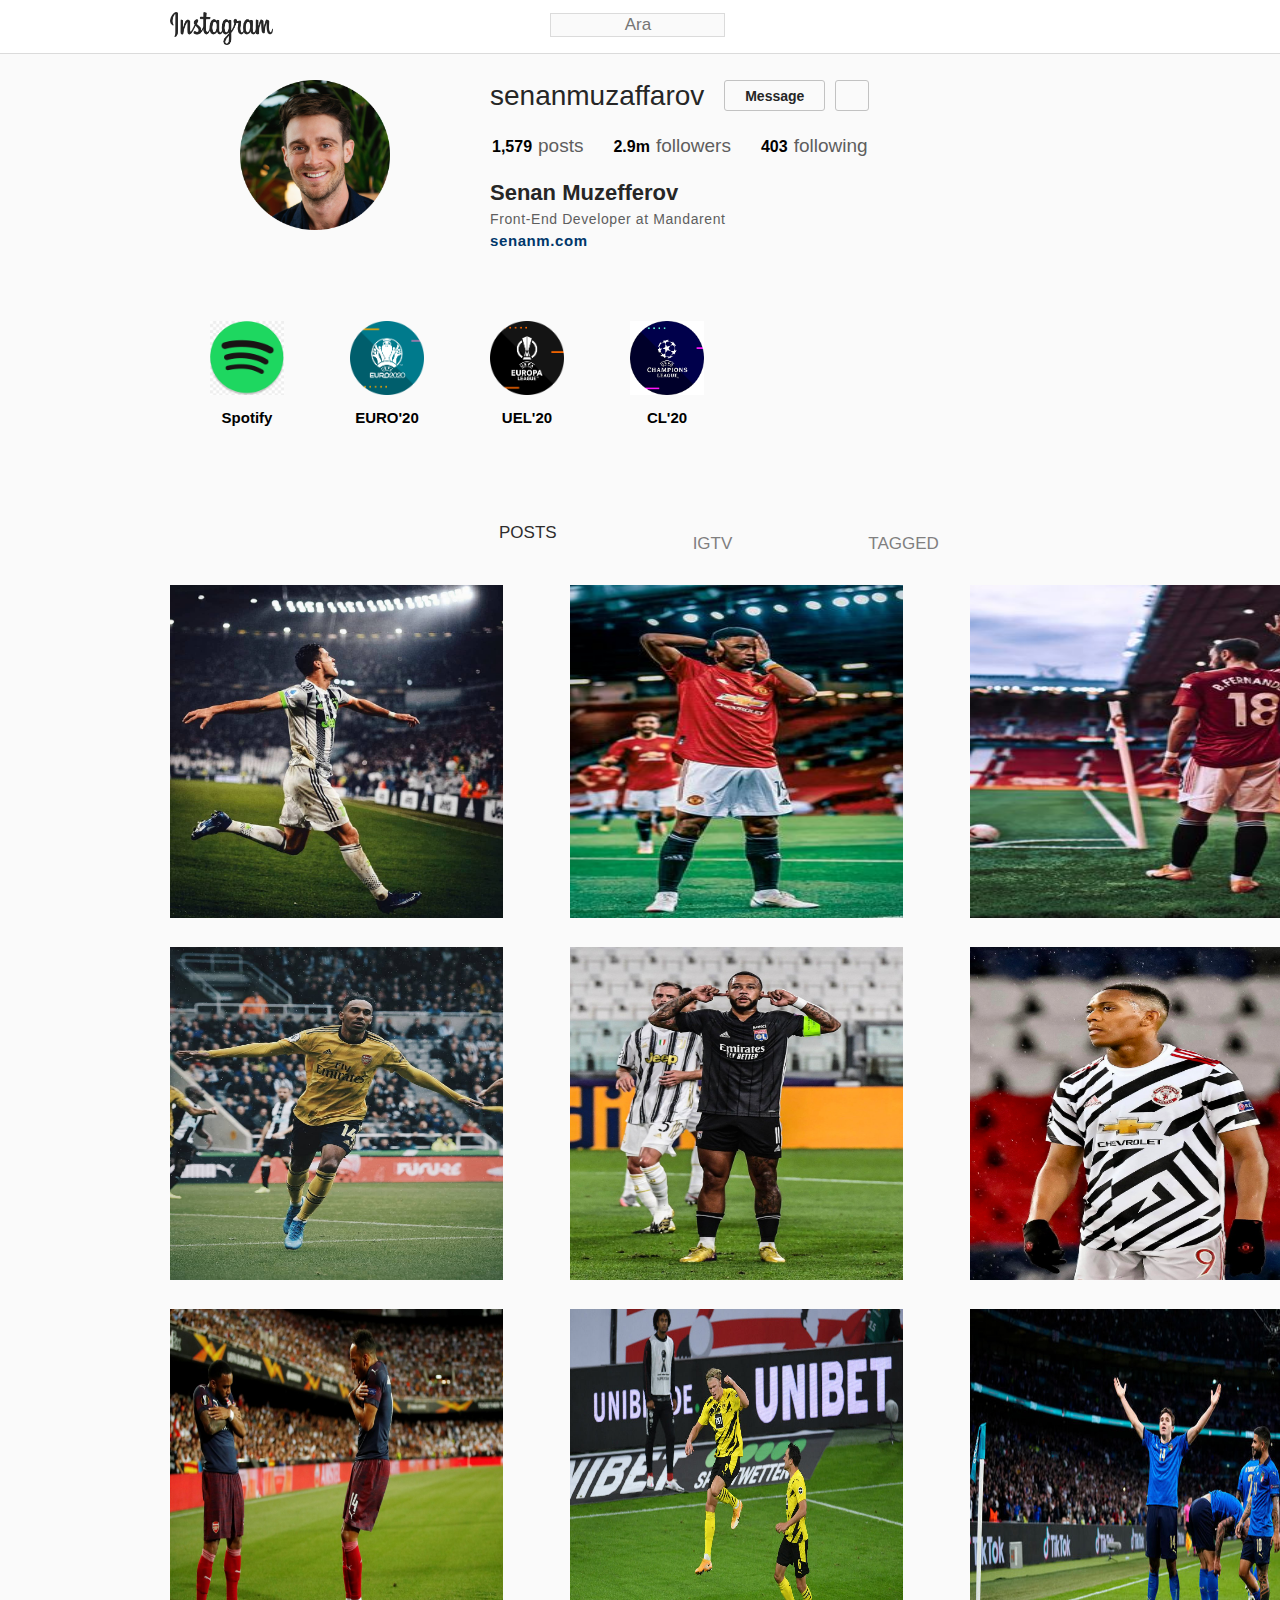
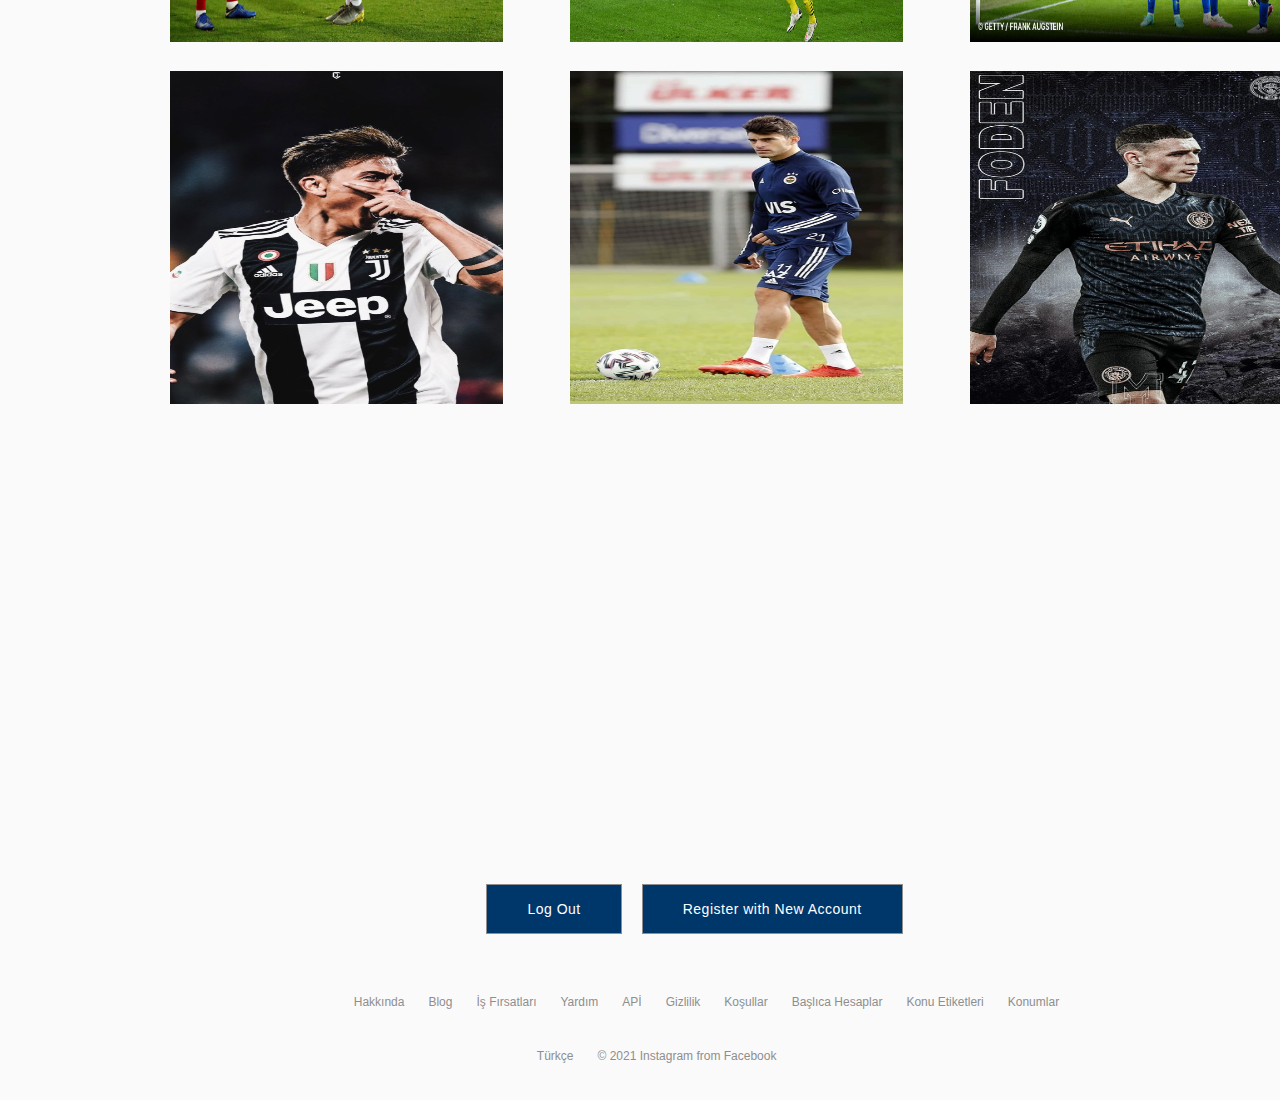
<file: INSTAGRAM CLONE/index.html>
<!DOCTYPE html>
<html lang="en">
<head>
    <meta charset="UTF-8">
    <meta http-equiv="X-UA-Compatible" content="IE=edge">
    <meta name="viewport" content="width=device-width, initial-scale=1.0">
    <title>Instagram Clone</title>
    <link rel="stylesheet" href="https://pro.fontawesome.com/releases/v5.10.0/css/all.css" integrity="sha384-AYmEC3Yw5cVb3ZcuHtOA93w35dYTsvhLPVnYs9eStHfGJvOvKxVfELGroGkvsg+p" crossorigin="anonymous"/>
    <link rel="stylesheet" href="index.css">
</head>
<body>
    <!--1ci sehife-->
    <section class="bir">
        <nav class="nav">
            <div class="instagram">
                <img src="Instagram_logo_black.png" alt="">
            </div>
            <div class="input">
                <label for="Email">
                    <input type="email" id="Email" name="Email"placeholder="Ara">
                </label>
              </div>
              <div class="nav-links">
                  <ul>
                      <li><a href="home.html"><i class="fas fa-home"></i></a></li>
                      <li><a href="DM.html"><i class="fas fa-paper-plane"></i></a></li>
                      <li><a href="kesfet.html"><i class="far fa-compass"></i></a></li>
                      <li><a href="#"><i class="far fa-heart"></i></a></li>
                      <li><a href="index.html" class="active"><i class="far fa-user-circle"></i></a></li>
                  </ul>
              </div>
        </nav>
        <div class="circle">
            <img src="639-6399637_henry-circle-gentleman.png" alt="">
        </div>
        <div class="senan">
            <h1>senanmuzaffarov</h1>
            <div class="buttons">
                <button type="button" class="buton1">Message</button>
                <button type="button" class="buton2"><i class="fas fa-caret-down"></i></button>
            </div>
        </div>
        <div class="follower">
           <h1><span>1,579</span>posts</h1>
           <h1 class="has1"><span>2.9m</span>followers</h1>
           <h1 class="has11"><span>403</span>following</h1>
        </div>
        <div class="sozler">
            <h1>Senan Muzefferov</h1>
            <p>Front-End Developer at Mandarent</p>
            <p class="p">senanm.com</p>
        </div>
        <div class="highlights">
            <div class="spot">
                <img src="png-transparent-spotify-streaming-media-logo-playlist-spotify-app-icon-logo-music-download-circle-thumbnail.png" alt="">
                <h1>Spotify</h1>
            </div>
            <div class="spot1">
                <img src="EURO_circle_web_medium.png" alt="">
                <h1>EURO'20</h1>
            </div>
            <div class="spot2">
                <img src="UEL_circle_web_medium.png" alt="">
                <h1>UEL'20</h1>
            </div>
            <div class="spot3">
                <img src="images.png" alt="">
                <h1>CL'20</h1>
            </div>
        </div>
        <div class="xett">
            <div class="post">
                <h1><i class="fas fa-table"></i>POSTS</h1>
            </div>
            <div class="post1">
                <h1><i class="far fa-user-circle"></i><a href="igtv.html">IGTV</a></h1>
            </div>
            <div class="post2">
                <h1><i class="fas fa-hashtag"></i><a href="tag.html">TAGGED</a></h1>
            </div>
            <div class="sekil1">
                <img src="45b8e306f81d137c062ee69e77f438fa.jpg" alt="">
            </div>
            <div class="sekil2">
                <img src="0bfc79439c88ee98e56d70949257992a.jpg" alt="">
            </div>
            <div class="sekil3">
                <img src="5dee0a5cb1dfb981be8f66576ba9d724.jpg" alt="">
            </div>
            <div class="sekil4">
                <img src="bd335caae5efb20a688f67d34c0a9e17.jpg" alt="">
            </div>
            <div class="sekil5">
                <img src="Ee1zrggXoAEbq_f.jpg" alt="">
            </div>
            <div class="sekil6">
                <img src="EkzHAefXYAE7N3W.jpg" alt="">
            </div>
            <div class="sekil7">
                <img src="D6JrYWwXoAETiwf.jpg" alt="">
            </div>
            <div class="sekil8">
                <img src="braut.jpg" alt="">
            </div>
            <div class="sekil9">
                <img src="ice-cold-jorginho-sends-italy-to-euro-final-from-the-spot.jpg" alt="">
            </div>
            <div class="sekil10">
                <img src="106-1064033_small.jpg" alt="">
            </div>
            <div class="sekil11">
                <img src="HD-wallpaper-perotti-fenerbahce-futbol.jpg" alt="">
            </div>
            <div class="sekil12">
                <img src="HD-wallpaper-phil-foden-football-manchestercity.jpg" alt="">
            </div>
        </div>
        <div class="btls">
          <button type="button"><a href="login.html">Log Out</a></button>
          <button type="button" class="ap"><a href="signup.html">Register with New Account</a></button>
     </div>
        <nav class="naix">
            <div class="nav-linksx">
                <ul>
                    <li><a href="#">Hakkında</a></li>
                    <li><a href="#">Blog</a></li>
                    <li><a href="#">İş Fırsatları</a></li>
                    <li><a href="#">Yardım</a></li>
                    <li><a href="#">APİ</a></li>
                    <li><a href="#">Gizlilik</a></li>
                    <li><a href="#">Koşullar</a></li>
                    <li><a href="#">Başlıca Hesaplar</a></li>
                    <li><a href="#">Konu Etiketleri</a></li>
                    <li><a href="#">Konumlar</a></li>
                </ul>
            </div>
        </nav>
        <nav class="al">
            <div class="navik">
                <ul>
                    <li><a href="#">Türkçe</a></li>
                    <li><a href="#">© 2021 Instagram from Facebook</a></li>
                </ul>
            </div>
        </nav>
        
    </section>
</body>
</html>
</file>
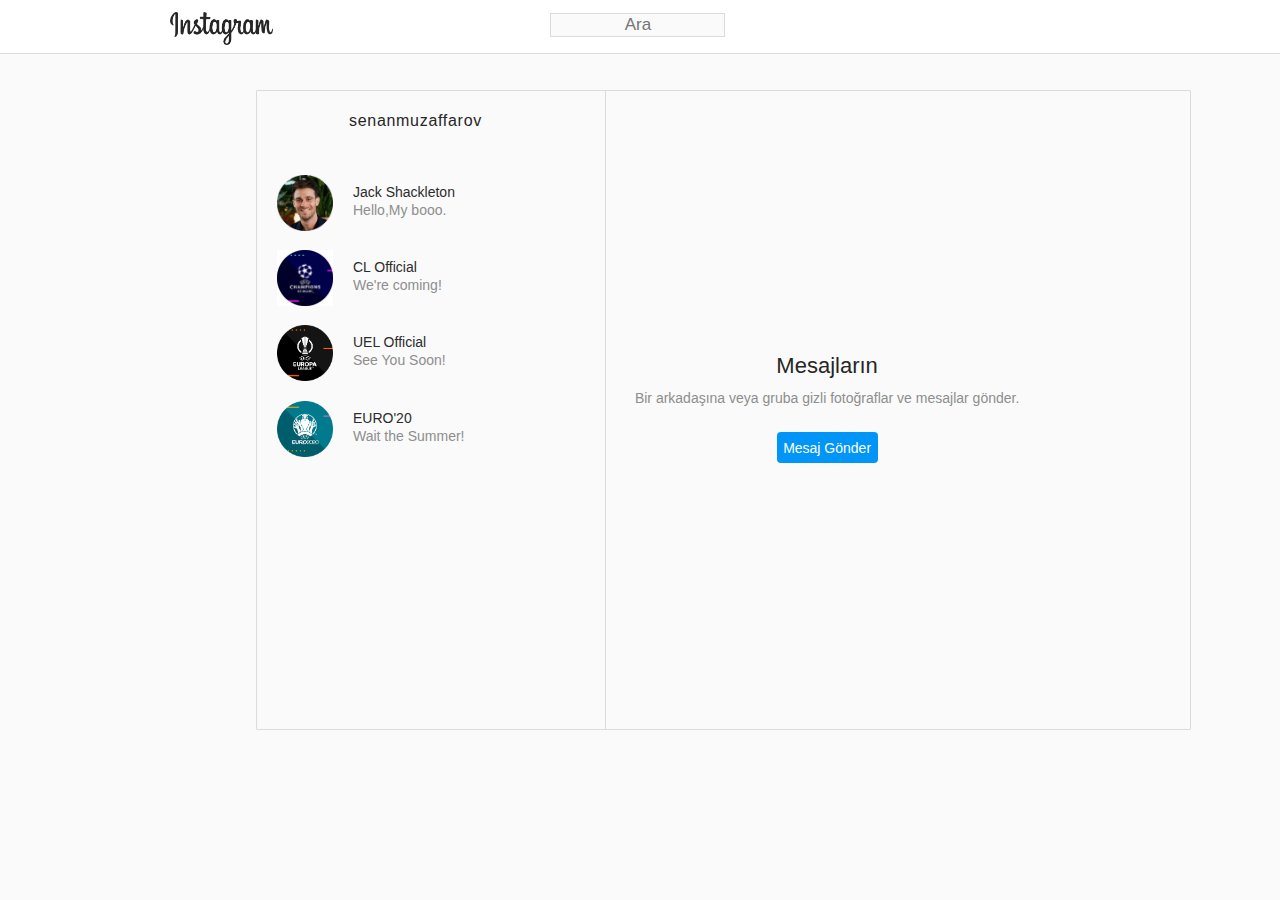
<file: INSTAGRAM CLONE/DM.html>
<!DOCTYPE html>
<html lang="en">
<head>
    <meta charset="UTF-8">
    <meta http-equiv="X-UA-Compatible" content="IE=edge">
    <meta name="viewport" content="width=device-width, initial-scale=1.0">
    <title>Messages | Instagram</title>
    <link rel="stylesheet" href="https://pro.fontawesome.com/releases/v5.10.0/css/all.css" integrity="sha384-AYmEC3Yw5cVb3ZcuHtOA93w35dYTsvhLPVnYs9eStHfGJvOvKxVfELGroGkvsg+p" crossorigin="anonymous"/>
    <link rel="stylesheet" href="DM.css">
</head>
<body>
    <!--1ci sehife-->
    <section class="bir">
        <nav class="nav">
            <div class="instagram">
                <img src="Instagram_logo_black.png" alt="">
            </div>
            <div class="input">
                <label for="Email">
                    <input type="email" id="Email" name="Email"placeholder="Ara">
                </label>
              </div>
              <div class="nav-links">
                  <ul>
                      <li><a href="home.html"><i class="fas fa-home"></i></a></li>
                      <li><a href="#" class="active"><i class="fas fa-paper-plane"></i></a></li>
                      <li><a href="kesfet.html"><i class="far fa-compass"></i></a></li>
                      <li><a href="#"><i class="far fa-heart"></i></a></li>
                      <li><a href="index.html"><i class="far fa-user-circle"></i></a></li>
                  </ul>
              </div>
        </nav>
        <div class="esas">
            <div class="ad">
                <div class="sn">
                    <p>senanmuzaffarov <i class="fas fa-chevron-down"></i></p>
                    <button type="button"><i class="far fa-edit"></i></button>
                </div>
            </div>
            <div class="mesaj">
                   <div class="kumpir">
                       <img src="639-6399637_henry-circle-gentleman.png" alt="">
                       <div class="sozcukler">
                           <h1>Jack Shackleton</h1>
                           <p>Hello,My booo.</p>
                       </div>
                   </div>
                   <div class="kumpir1">
                    <img src="images.png" alt="">
                    <div class="sozcukler1">
                        <h1>CL Official</h1>
                        <p>We're coming!</p>
                    </div>
                </div>
                <div class="kumpir12">
                    <img src="UEL_circle_web_medium.png" alt="">
                    <div class="sozcukler12">
                        <h1>UEL Official</h1>
                        <p>See You Soon!</p>
                    </div>
                </div>
                <div class="kumpir123">
                    <img src="EURO_circle_web_medium.png" alt="">
                    <div class="sozcukler123">
                        <h1>EURO'20</h1>
                        <p>Wait the Summer!</p>
                    </div>
                </div>
            </div>
        </div>
            <div class="orta">
                <i class="fas fa-paper-plane"></i>
                <h1>Mesajların</h1>
                <p>Bir arkadaşına veya gruba gizli fotoğraflar ve mesajlar gönder.</p>
                <button type="button">Mesaj Gönder</button>
            </div>
    </section>
</body>
</html>
</file>
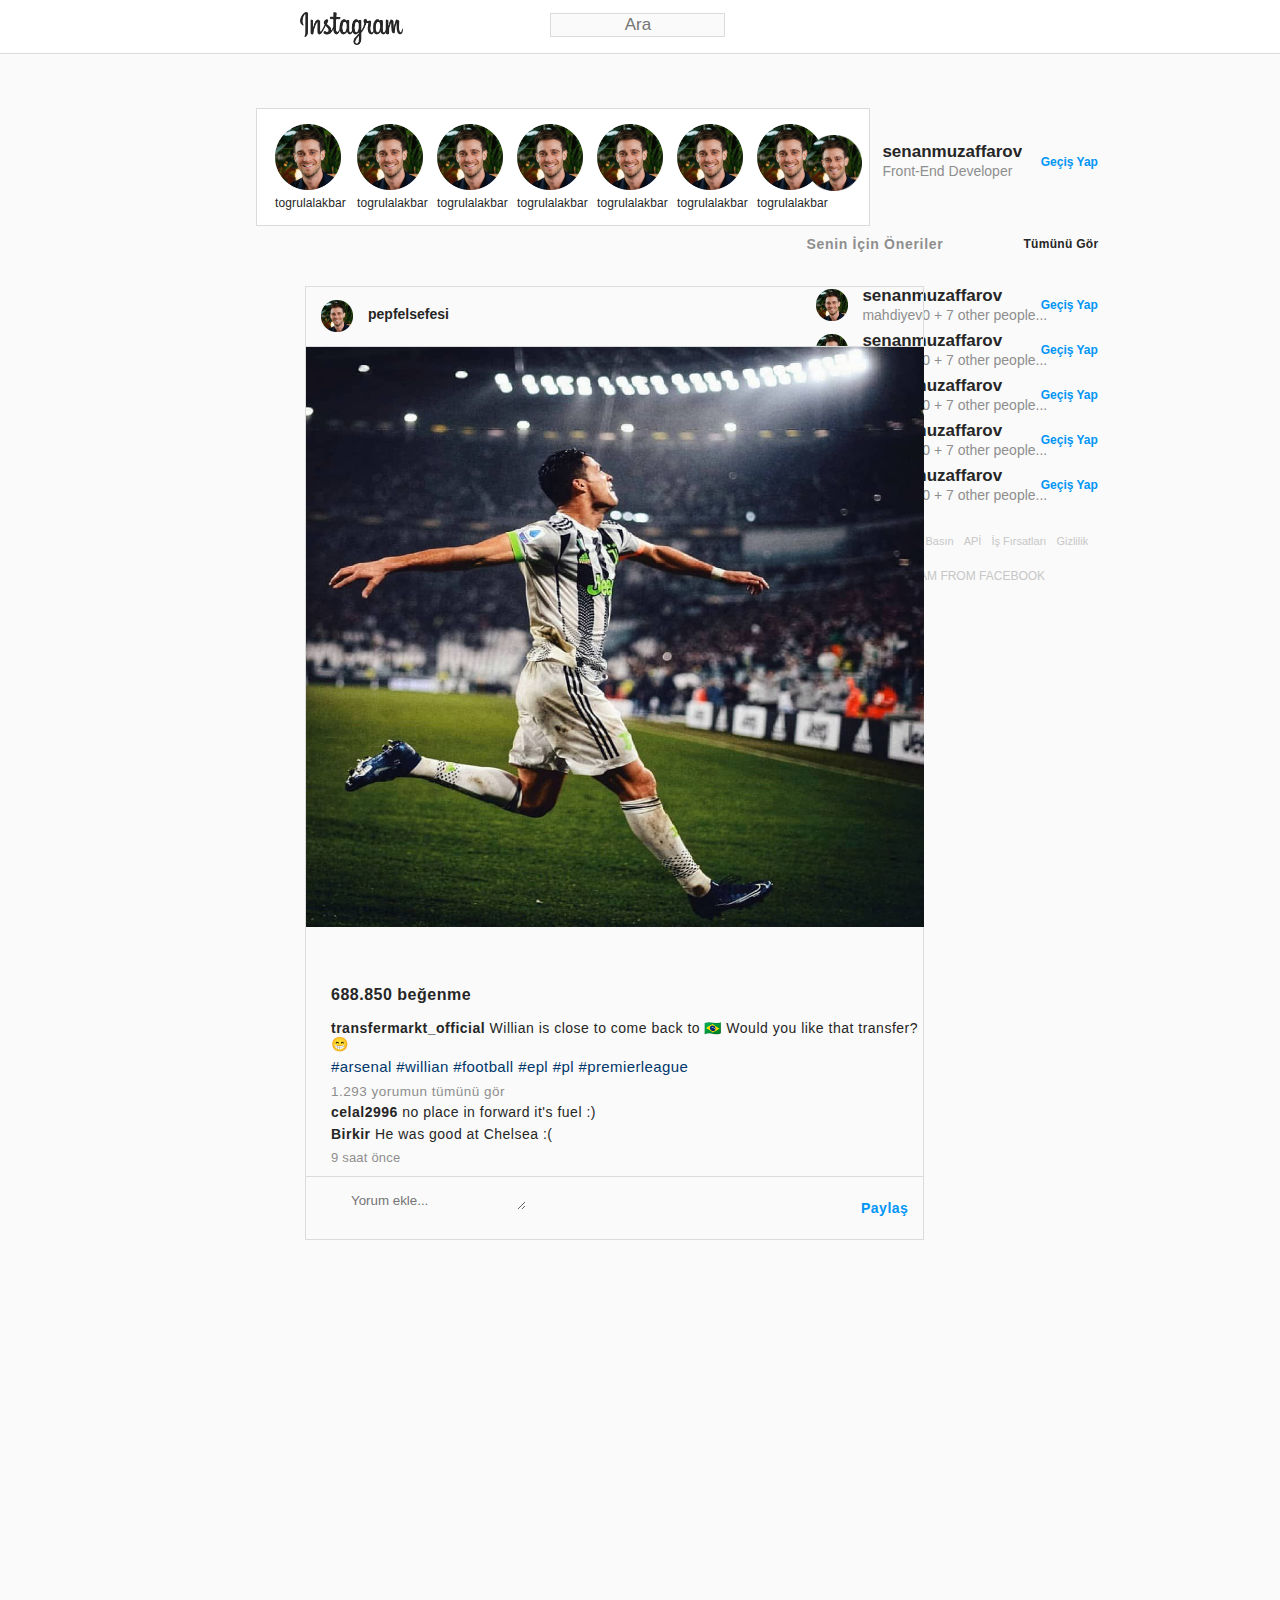
<file: INSTAGRAM CLONE/home.html>
<!DOCTYPE html>
<html lang="en">
<head>
    <meta charset="UTF-8">
    <meta http-equiv="X-UA-Compatible" content="IE=edge">
    <meta name="viewport" content="width=device-width, initial-scale=1.0">
    <title>Home | Instagram</title>
    <link rel="stylesheet" href="https://pro.fontawesome.com/releases/v5.10.0/css/all.css" integrity="sha384-AYmEC3Yw5cVb3ZcuHtOA93w35dYTsvhLPVnYs9eStHfGJvOvKxVfELGroGkvsg+p" crossorigin="anonymous"/>
    <link rel="stylesheet" href="home.css">
</head>
<body>
    <!--1ci sehife-->
    <section class="bir">
        <nav class="nav">
            <div class="instagram">
                <img src="Instagram_logo_black.png" alt="">
            </div>
            <div class="input">
                <label for="Email">
                    <input type="email" id="Email" name="Email"placeholder="Ara">
                </label>
              </div>
              <div class="nav-links">
                  <ul>
                      <li><a href="home.html" class="active"><i class="fas fa-home"></i></a></li>
                      <li><a href="DM.html"><i class="fas fa-paper-plane"></i></a></li>
                      <li><a href="kesfet.html"><i class="far fa-compass"></i></a></li>
                      <li><a href="#"><i class="far fa-heart"></i></a></li>
                      <li><a href="index.html"><i class="far fa-user-circle"></i></a></li>
                  </ul>
              </div>
        </nav>
        <div class="story">
             <div class="story1">
                 <img src="639-6399637_henry-circle-gentleman.png" alt="">
                 <div class="ad">
                     <p>togrulalakbar</p>
                 </div>
             </div>
             <div class="story2">
                <img src="639-6399637_henry-circle-gentleman.png" alt="">
                <div class="ad1">
                    <p>togrulalakbar</p>
                </div>
            </div>
            <div class="story3">
                <img src="639-6399637_henry-circle-gentleman.png" alt="">
                <div class="ad2">
                    <p>togrulalakbar</p>
                </div>
            </div>
            <div class="story4">
                <img src="639-6399637_henry-circle-gentleman.png" alt="">
                <div class="ad3">
                    <p>togrulalakbar</p>
                </div>
            </div>
            <div class="story5">
                <img src="639-6399637_henry-circle-gentleman.png" alt="">
                <div class="ad4">
                    <p>togrulalakbar</p>
                </div>
            </div>
            <div class="story6">
                <img src="639-6399637_henry-circle-gentleman.png" alt="">
                <div class="ad5">
                    <p>togrulalakbar</p>
                </div>
            </div>
            <div class="story7">
                <img src="639-6399637_henry-circle-gentleman.png" alt="">
                <div class="ad6">
                    <p>togrulalakbar</p>
                </div>
            </div>
            <div class="ox">
                <i class="fas fa-chevron-circle-right"></i>
            </div>
        </div>
        <div class="ozum">
            <img src="639-6399637_henry-circle-gentleman.png" alt="">
            <div class="soz">
                <h1>senanmuzaffarov</h1>
                <p>Front-End Developer</p>
            </div>
            <div class="btn">
                <button type="button">Geçiş Yap</button>
            </div> 
        </div>
        <div class="oneri">
            <div class="oneris">
                <h1>Senin İçin Öneriler</h1>
                <p>Tümünü Gör</p>
            </div>
        </div>
        <div class="adlar">
            <div class="ozum1">
                <img src="639-6399637_henry-circle-gentleman.png" alt="">
                <div class="soz1">
                    <h1>senanmuzaffarov</h1>
                    <p>mahdiyev0 + 7 other people...</p>
                </div>
                <div class="btn1">
                    <button type="button">Geçiş Yap</button>
                </div> 
            </div>
            <div class="ozum2">
                <img src="639-6399637_henry-circle-gentleman.png" alt="">
                <div class="soz2">
                    <h1>senanmuzaffarov</h1>
                    <p>mahdiyev0 + 7 other people...</p>
                </div>
                <div class="btn2">
                    <button type="button">Geçiş Yap</button>
                </div> 
            </div>
            <div class="ozum3">
                <img src="639-6399637_henry-circle-gentleman.png" alt="">
                <div class="soz3">
                    <h1>senanmuzaffarov</h1>
                    <p>mahdiyev0 + 7 other people...</p>
                </div>
                <div class="btn3">
                    <button type="button">Geçiş Yap</button>
                </div> 
            </div>
            <div class="ozum4">
                <img src="639-6399637_henry-circle-gentleman.png" alt="">
                <div class="soz4">
                    <h1>senanmuzaffarov</h1>
                    <p>mahdiyev0 + 7 other people...</p>
                </div>
                <div class="btn4">
                    <button type="button">Geçiş Yap</button>
                </div> 
            </div>
            <div class="ozum5">
                <img src="639-6399637_henry-circle-gentleman.png" alt="">
                <div class="soz5">
                    <h1>senanmuzaffarov</h1>
                    <p>mahdiyev0 + 7 other people...</p>
                </div>
                <div class="btn5">
                    <button type="button">Geçiş Yap</button>
                </div> 
            </div>
                <nav class="navik">
                      <div class="nav-linksx">
                          <ul>
                              <li><a href="#">Hakkında</a></li>
                              <li><a href="#">Yardım</a></li>
                              <li><a href="#">Basın</a></li>
                              <li><a href="#">APİ</a></li>
                              <li><a href="#">İş Fırsatları</a></li>
                              <li><a href="#">Gizlilik</a></li>
                          </ul>
                      </div>
                </nav>
                <nav class="al1">
                    <div class="navik1">
                        <ul>
                            <li><a href="#">© 2021 Instagram from Facebook</a></li>
                        </ul>
                    </div>
                </nav>
        </div>


        <div class="esas1">
            <div class="dot">
                <div class="icerik">
                    <img src="639-6399637_henry-circle-gentleman.png" alt="">
                    <h1>pepfelsefesi</h1>
                </div>
            </div>
            <div class="forma">
                <img src="45b8e306f81d137c062ee69e77f438fa.jpg" alt="">
            </div>
              <div class="beyenme">
                  <div class="cmm">
                    <i class="far fa-heart"></i>
                    <i class="far fa-comment"></i>
                    <i class="far fa-paper-plane"></i>
                  </div>
                  <div class="save">
                    <i class="far fa-bookmark"></i>
                  </div>
              </div>
              <div class="say">
                 <h1>688.850  beğenme</h1>
              </div>
               <div class="yorum">
                   <div class="iceri">
                       <p><span>transfermarkt_official </span> Willian is close to come back to 🇧🇷 Would you like that transfer? 😁</p>
                       <div class="tags">
                           <h1>#arsenal #willian #football #epl #pl #premierleague</h1>
                       </div>
                       <div class="com">
                           <p>1.293 yorumun tümünü gör</p>
                       </div>
                       <div class="celal">
                        <h1><span>celal2996</span> no place in forward it's fuel :)</h1>
                        <h1 class="ax"><span>Birkir</span> He was good at Chelsea :(</h1>
                       </div>
                       <div class="vaxt">
                           <p>9 saat önce</p>
                       </div>
                   </div>
               </div>


               <div class="smile">
                   <div class="yanlar">
                    <i class="far fa-smile"></i>
                    <textarea placeholder="Yorum ekle..."></textarea>
                   </div>
                   <button type="button">Paylaş</button>
               </div>

















        </div>






















    </section>
</body>
</html>
</file>
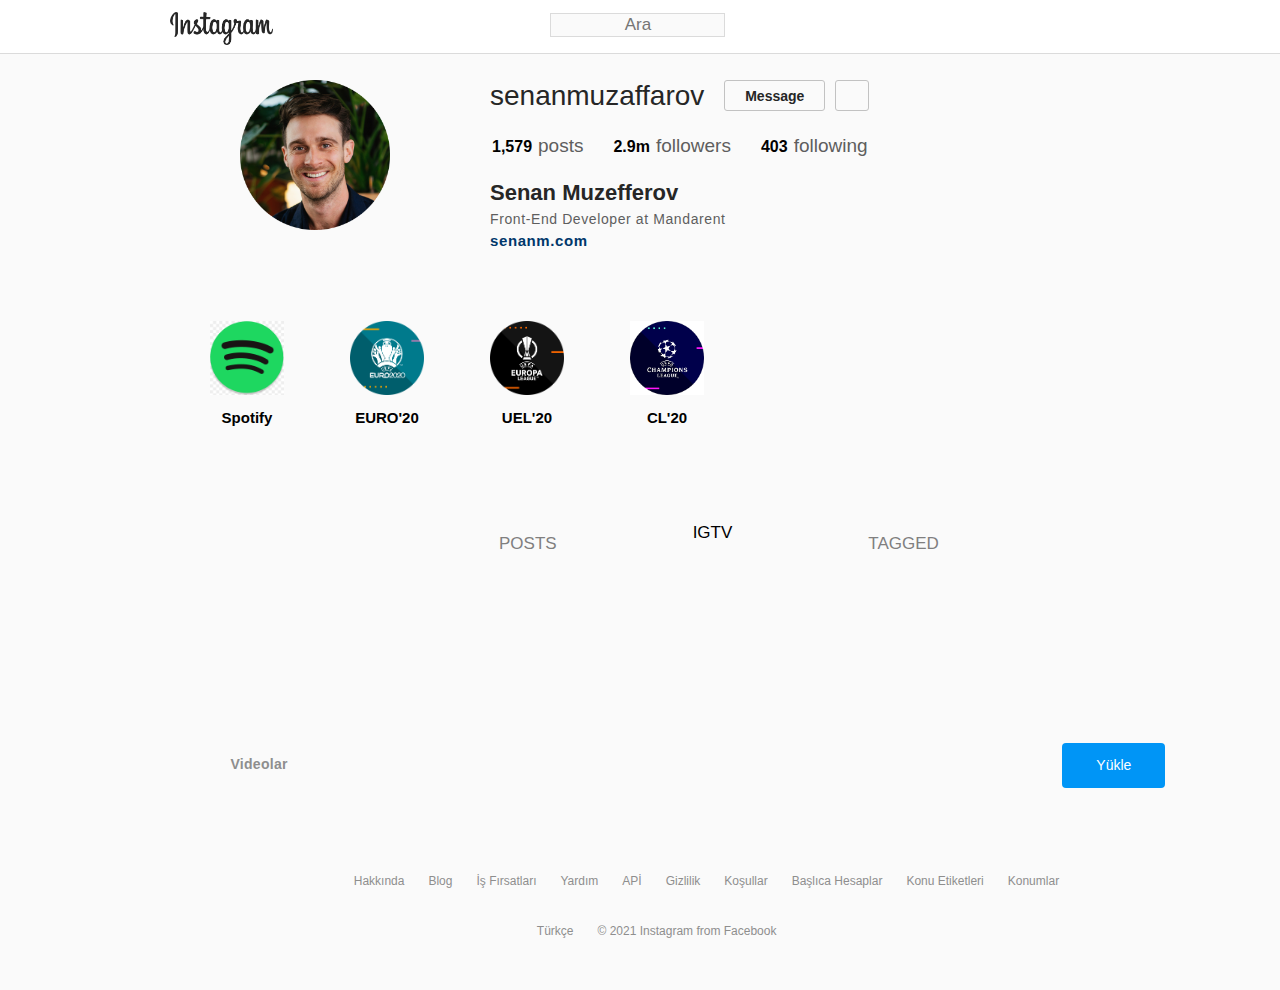
<file: INSTAGRAM CLONE/igtv.html>
<!DOCTYPE html>
<html lang="en">
<head>
    <meta charset="UTF-8">
    <meta http-equiv="X-UA-Compatible" content="IE=edge">
    <meta name="viewport" content="width=device-width, initial-scale=1.0">
    <title>IGTV | Instagram</title>
    <link rel="stylesheet" href="https://pro.fontawesome.com/releases/v5.10.0/css/all.css" integrity="sha384-AYmEC3Yw5cVb3ZcuHtOA93w35dYTsvhLPVnYs9eStHfGJvOvKxVfELGroGkvsg+p" crossorigin="anonymous"/>
    <link rel="stylesheet" href="igtv.css">
</head>
<body>
    <!--1ci sehife-->
    <section class="bir">
        <nav class="nav">
            <div class="instagram">
                <img src="Instagram_logo_black.png" alt="">
            </div>
            <div class="input">
                <label for="Email">
                    <input type="email" id="Email" name="Email"placeholder="Ara">
                </label>
              </div>
              <div class="nav-links">
                  <ul>
                      <li><a href="home.html"><i class="fas fa-home"></i></a></li>
                      <li><a href="DM.html"><i class="fas fa-paper-plane"></i></a></li>
                      <li><a href="kesfet.html"><i class="far fa-compass"></i></a></li>
                      <li><a href="#"><i class="far fa-heart"></i></a></li>
                      <li><a href="index.html" class="active"><i class="far fa-user-circle"></i></a></li>
                  </ul>
              </div>
        </nav>
        <div class="circle">
            <img src="639-6399637_henry-circle-gentleman.png" alt="">
        </div>
        <div class="senan">
            <h1>senanmuzaffarov</h1>
            <div class="buttons">
                <button type="button" class="buton1">Message</button>
                <button type="button" class="buton2"><i class="fas fa-caret-down"></i></button>
            </div>
        </div>
        <div class="follower">
           <h1><span>1,579</span>posts</h1>
           <h1 class="has1"><span>2.9m</span>followers</h1>
           <h1 class="has11"><span>403</span>following</h1>
        </div>
        <div class="sozler">
            <h1>Senan Muzefferov</h1>
            <p>Front-End Developer at Mandarent</p>
            <p class="p">senanm.com</p>
        </div>
        <div class="highlights">
            <div class="spot">
                <img src="png-transparent-spotify-streaming-media-logo-playlist-spotify-app-icon-logo-music-download-circle-thumbnail.png" alt="">
                <h1>Spotify</h1>
            </div>
            <div class="spot1">
                <img src="EURO_circle_web_medium.png" alt="">
                <h1>EURO'20</h1>
            </div>
            <div class="spot2">
                <img src="UEL_circle_web_medium.png" alt="">
                <h1>UEL'20</h1>
            </div>
            <div class="spot3">
                <img src="images.png" alt="">
                <h1>CL'20</h1>
            </div>
        </div>
        <div class="xett">
            <div class="post">
                <h1><i class="fas fa-table"></i><a href="index.html">POSTS</a></h1>
            </div>
            <div class="post1">
                <h1><i class="far fa-user-circle"></i>IGTV</h1>
            </div>
            <div class="post2">
                <h1><i class="fas fa-hashtag"></i><a href="tag.html">TAGGED</a></h1>
            </div>
        </div>
        <div class="videolar">
            <p>Videolar</p>
            <button type="button">Yükle</button>
        </div>
        <nav class="navip">
            <div class="nav-linksx">
                <ul>
                    <li><a href="#">Hakkında</a></li>
                    <li><a href="#">Blog</a></li>
                    <li><a href="#">İş Fırsatları</a></li>
                    <li><a href="#">Yardım</a></li>
                    <li><a href="#">APİ</a></li>
                    <li><a href="#">Gizlilik</a></li>
                    <li><a href="#">Koşullar</a></li>
                    <li><a href="#">Başlıca Hesaplar</a></li>
                    <li><a href="#">Konu Etiketleri</a></li>
                    <li><a href="#">Konumlar</a></li>
                </ul>
            </div>
        </nav>
        <nav class="al">
            <div class="navik">
                <ul>
                    <li><a href="#">Türkçe</a></li>
                    <li><a href="#">© 2021 Instagram from Facebook</a></li>
                </ul>
            </div>
        </nav>
    </section>
</body>
</html>
</file>
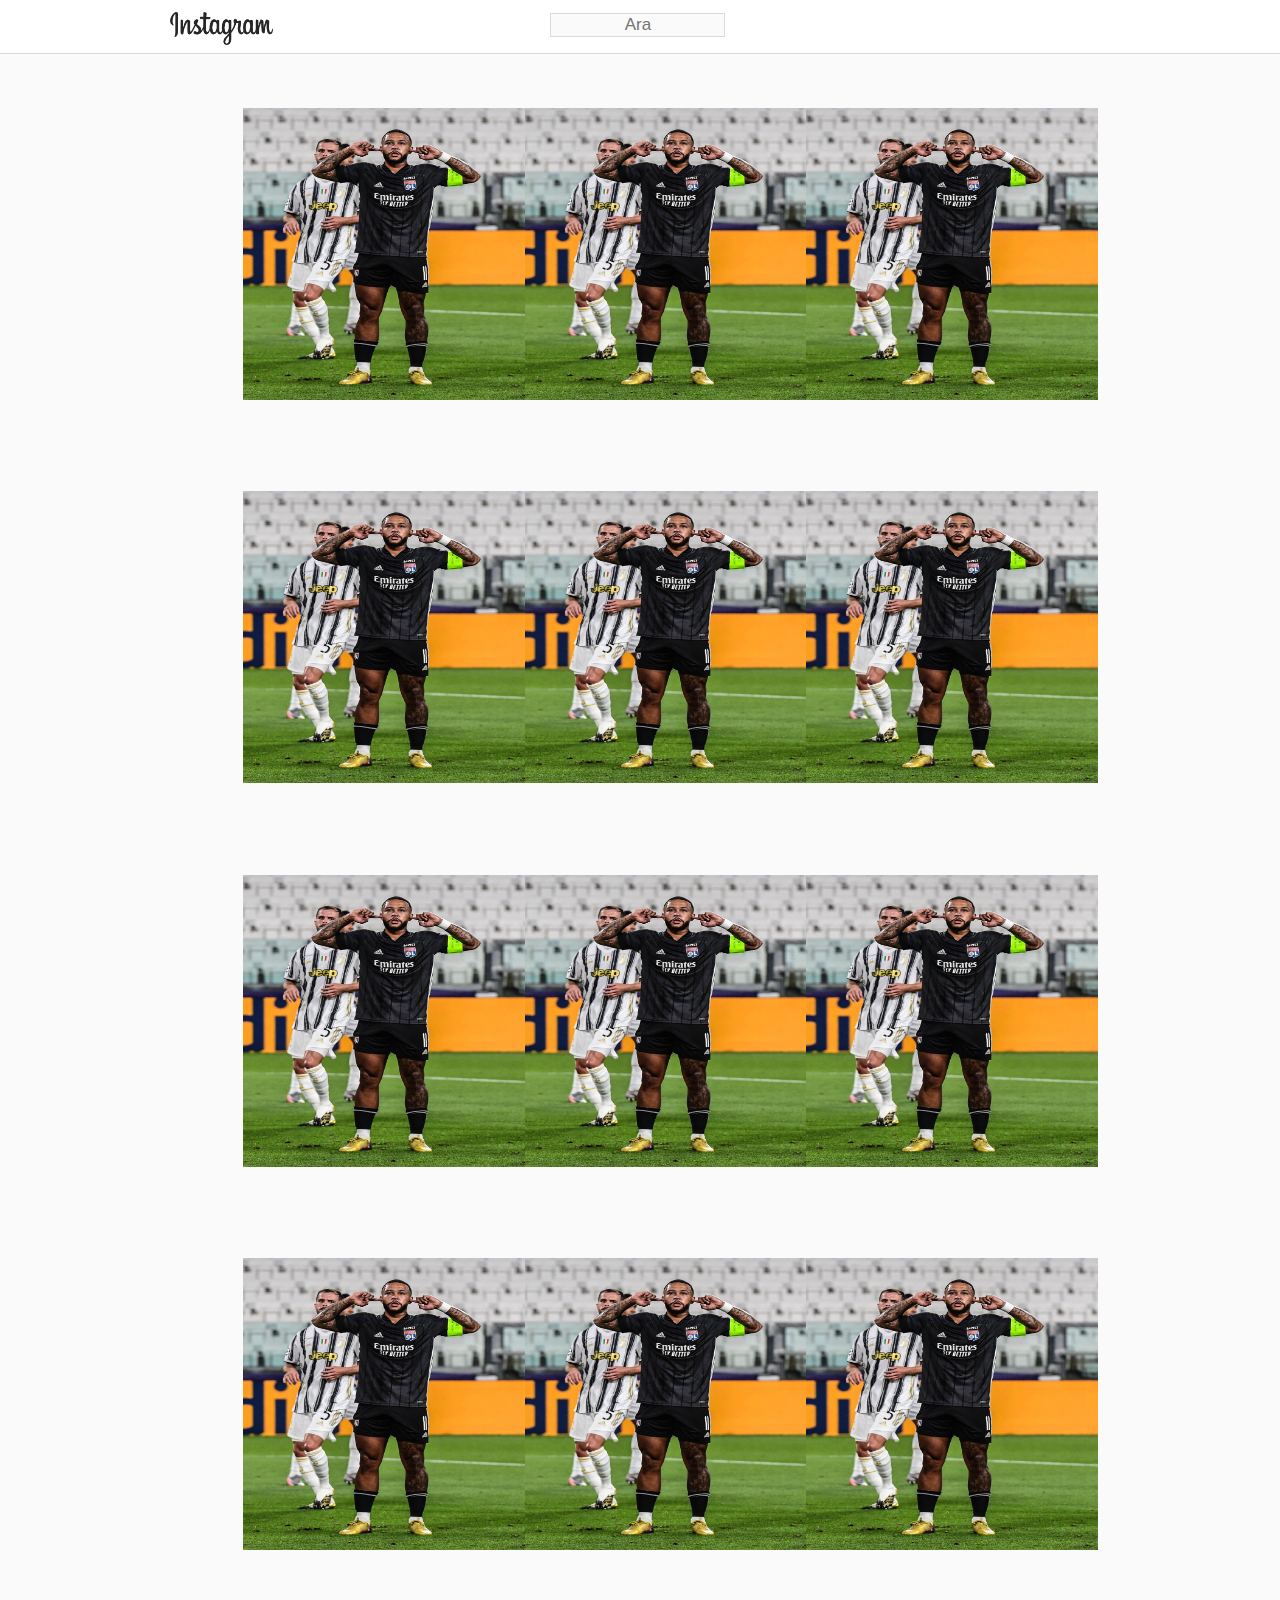
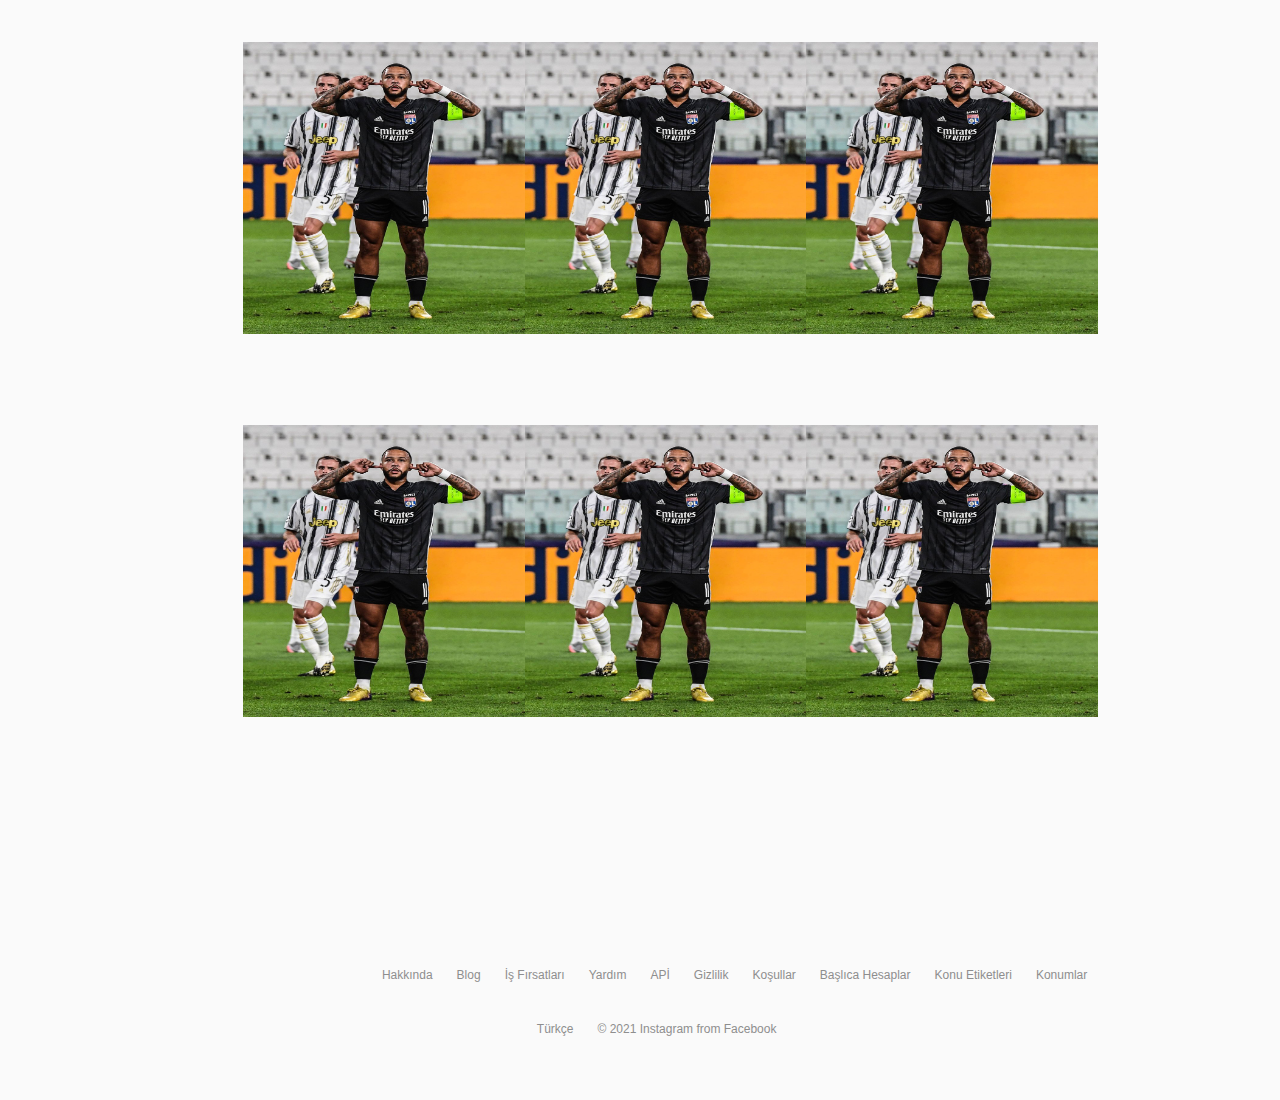
<file: INSTAGRAM CLONE/kesfet.html>
<!DOCTYPE html>
<html lang="en">
<head>
    <meta charset="UTF-8">
    <meta http-equiv="X-UA-Compatible" content="IE=edge">
    <meta name="viewport" content="width=device-width, initial-scale=1.0">
    <title>Search | Instagram</title>
    <link rel="stylesheet" href="https://pro.fontawesome.com/releases/v5.10.0/css/all.css" integrity="sha384-AYmEC3Yw5cVb3ZcuHtOA93w35dYTsvhLPVnYs9eStHfGJvOvKxVfELGroGkvsg+p" crossorigin="anonymous"/>
    <link rel="stylesheet" href="kesfet.css">
</head>
<body>
    <!--1ci sehife-->
    <section class="bir">
        <nav class="nav">
            <div class="instagram">
                <img src="Instagram_logo_black.png" alt="">
            </div>
            <div class="input">
                <label for="Email">
                    <input type="email" id="Email" name="Email"placeholder="Ara">
                </label>
              </div>
              <div class="nav-links">
                  <ul>
                      <li><a href="home.html"><i class="fas fa-home"></i></a></li>
                      <li><a href="DM.html"><i class="fas fa-paper-plane"></i></a></li>
                      <li><a href="kesfet.html" class="active"><i class="far fa-compass"></i></a></li>
                      <li><a href="#"><i class="far fa-heart"></i></a></li>
                      <li><a href="index.html"><i class="far fa-user-circle"></i></a></li>
                  </ul>
              </div>
        </nav>

        <div class="sekil1">
            <img src="Ee1zrggXoAEbq_f.jpg" alt="">
            <div class="layer">
                <h3>LONDON</h3>
            </div>
        </div>


        <div class="sekil2">
            <img src="Ee1zrggXoAEbq_f.jpg" alt="">
            <div class="layer">
                <h3>LONDON</h3>
            </div>
        </div>
        <div class="sekil3">
            <img src="Ee1zrggXoAEbq_f.jpg" alt="">
            <div class="layer">
                <h3>LONDON</h3>
            </div>
        </div>
        <div class="sekil4">
            <img src="Ee1zrggXoAEbq_f.jpg" alt="">
            <div class="layer">
                <h3>LONDON</h3>
            </div>
        </div>
        <div class="sekil5">
            <img src="Ee1zrggXoAEbq_f.jpg" alt="">
            <div class="layer">
                <h3>LONDON</h3>
            </div>
        </div>
        <div class="sekil6">
            <img src="Ee1zrggXoAEbq_f.jpg" alt="">
            <div class="layer">
                <h3>LONDON</h3>
            </div>
        </div>
        <div class="sekil7">
            <img src="Ee1zrggXoAEbq_f.jpg" alt="">
            <div class="layer">
                <h3>LONDON</h3>
            </div>
        </div>
        <div class="sekil8">
            <img src="Ee1zrggXoAEbq_f.jpg" alt="">
            <div class="layer">
                <h3>LONDON</h3>
            </div>
        </div>
        <div class="sekil9">
            <img src="Ee1zrggXoAEbq_f.jpg" alt="">
            <div class="layer">
                <h3>LONDON</h3>
            </div>
        </div>
        <div class="sekil10">
            <img src="Ee1zrggXoAEbq_f.jpg" alt="">
            <div class="layer">
                <h3>LONDON</h3>
            </div>
        </div>
        <div class="sekil11">
            <img src="Ee1zrggXoAEbq_f.jpg" alt="">
            <div class="layer">
                <h3>LONDON</h3>
            </div>
        </div>
        <div class="sekil12">
            <img src="Ee1zrggXoAEbq_f.jpg" alt="">
            <div class="layer">
                <h3>LONDON</h3>
            </div>
        </div>
        <div class="sekil13">
            <img src="Ee1zrggXoAEbq_f.jpg" alt="">
            <div class="layer">
                <h3>LONDON</h3>
            </div>
        </div>
        <div class="sekil14">
            <img src="Ee1zrggXoAEbq_f.jpg" alt="">
            <div class="layer">
                <h3>LONDON</h3>
            </div>
        </div>
        <div class="sekil15">
            <img src="Ee1zrggXoAEbq_f.jpg" alt="">
            <div class="layer">
                <h3>LONDON</h3>
            </div>
        </div>
        <div class="sekil16">
            <img src="Ee1zrggXoAEbq_f.jpg" alt="">
            <div class="layer">
                <h3>LONDON</h3>
            </div>
        </div>
        <div class="sekil17">
            <img src="Ee1zrggXoAEbq_f.jpg" alt="">
            <div class="layer">
                <h3>LONDON</h3>
            </div>
        </div>
        <div class="sekil18">
            <img src="Ee1zrggXoAEbq_f.jpg" alt="">
            <div class="layer">
                <h3>LONDON</h3>
            </div>
        </div>
        <nav class="navip">
            <div class="nav-linksx">
                <ul>
                    <li><a href="#">Hakkında</a></li>
                    <li><a href="#">Blog</a></li>
                    <li><a href="#">İş Fırsatları</a></li>
                    <li><a href="#">Yardım</a></li>
                    <li><a href="#">APİ</a></li>
                    <li><a href="#">Gizlilik</a></li>
                    <li><a href="#">Koşullar</a></li>
                    <li><a href="#">Başlıca Hesaplar</a></li>
                    <li><a href="#">Konu Etiketleri</a></li>
                    <li><a href="#">Konumlar</a></li>
                </ul>
            </div>
        </nav>
        <nav class="al">
            <div class="navik">
                <ul>
                    <li><a href="#">Türkçe</a></li>
                    <li><a href="#">© 2021 Instagram from Facebook</a></li>
                </ul>
            </div>
        </nav>
    </section>
</body>
</html>
</file>
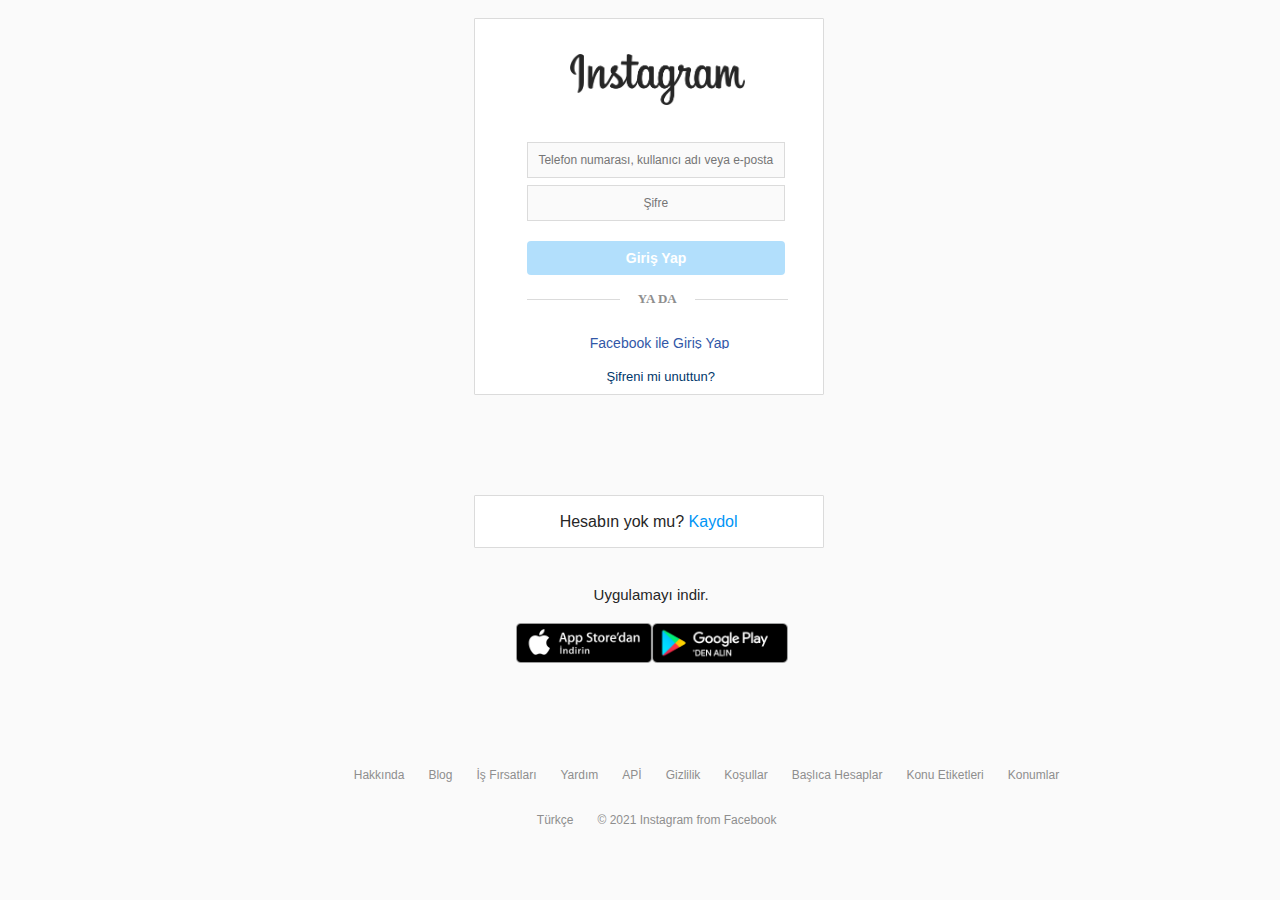
<file: INSTAGRAM CLONE/login.html>
<!DOCTYPE html>
<html lang="en">
<head>
    <meta charset="UTF-8">
    <meta http-equiv="X-UA-Compatible" content="IE=edge">
    <meta name="viewport" content="width=device-width, initial-scale=1.0">
    <title>Login to Instagram</title>
    <link rel="stylesheet" href="https://pro.fontawesome.com/releases/v5.10.0/css/all.css" integrity="sha384-AYmEC3Yw5cVb3ZcuHtOA93w35dYTsvhLPVnYs9eStHfGJvOvKxVfELGroGkvsg+p" crossorigin="anonymous"/>
    <link rel="stylesheet" href="login.css">
</head>
<body>
    <!--1ci sehife-->
    <section class="bir">
        <div class="div">
            <div class="logo">
                <img src="Instagram_logo_black.png" alt="">
            </div>
            <div class="input">
                <label for="Email">
                    <input type="email" id="Email" name="Email" placeholder="Telefon numarası, kullanıcı adı veya e-posta">
                </label>
                <label for="Email">
                    <input type="email" id="Email" name="Email" placeholder="Şifre" class="au">
                </label>
                <button type="button"><a href="index.html">Giriş Yap</a></button>
              </div>
              <div class="yada">
               <div class="xet1"></div>
               <div class="soz">
                   <p>YA DA</p>
               </div>
               <div class="xet2"></div>
              </div>
              <div class="face">
                  <button type="button">
                      <span><i class="fab fa-facebook-square"></i></span>
                      <span><a href="https://www.facebook.com/">Facebook ile Giriş Yap</a></span>
                  </button>
                  <div class="sifre">
                      <p>Şifreni mi unuttun?</p>
                  </div>
              </div>
        </div>
        <div class="hesab">
            <div class="kayd">
                <p>Hesabın yok mu? <span><a href="signup.html">Kaydol</a></span></p>
            </div>
        </div>
        <div class="uygulama">
            <p>Uygulamayı indir.</p>
            <div class="apple">
                <img src="appStore.png" alt="">
                <img src="google-play.png" alt="">
            </div>
        </div>
        <nav>
            <div class="nav-links">
                <ul>
                    <li><a href="#">Hakkında</a></li>
                    <li><a href="#">Blog</a></li>
                    <li><a href="#">İş Fırsatları</a></li>
                    <li><a href="#">Yardım</a></li>
                    <li><a href="#">APİ</a></li>
                    <li><a href="#">Gizlilik</a></li>
                    <li><a href="#">Koşullar</a></li>
                    <li><a href="#">Başlıca Hesaplar</a></li>
                    <li><a href="#">Konu Etiketleri</a></li>
                    <li><a href="#">Konumlar</a></li>
                </ul>
            </div>
        </nav>
        <nav class="al">
            <div class="navik">
                <ul>
                    <li><a href="#">Türkçe</a></li>
                    <li><a href="#">© 2021 Instagram from Facebook</a></li>
                </ul>
            </div>
        </nav>
    </section>
</body>
</html>
</file>
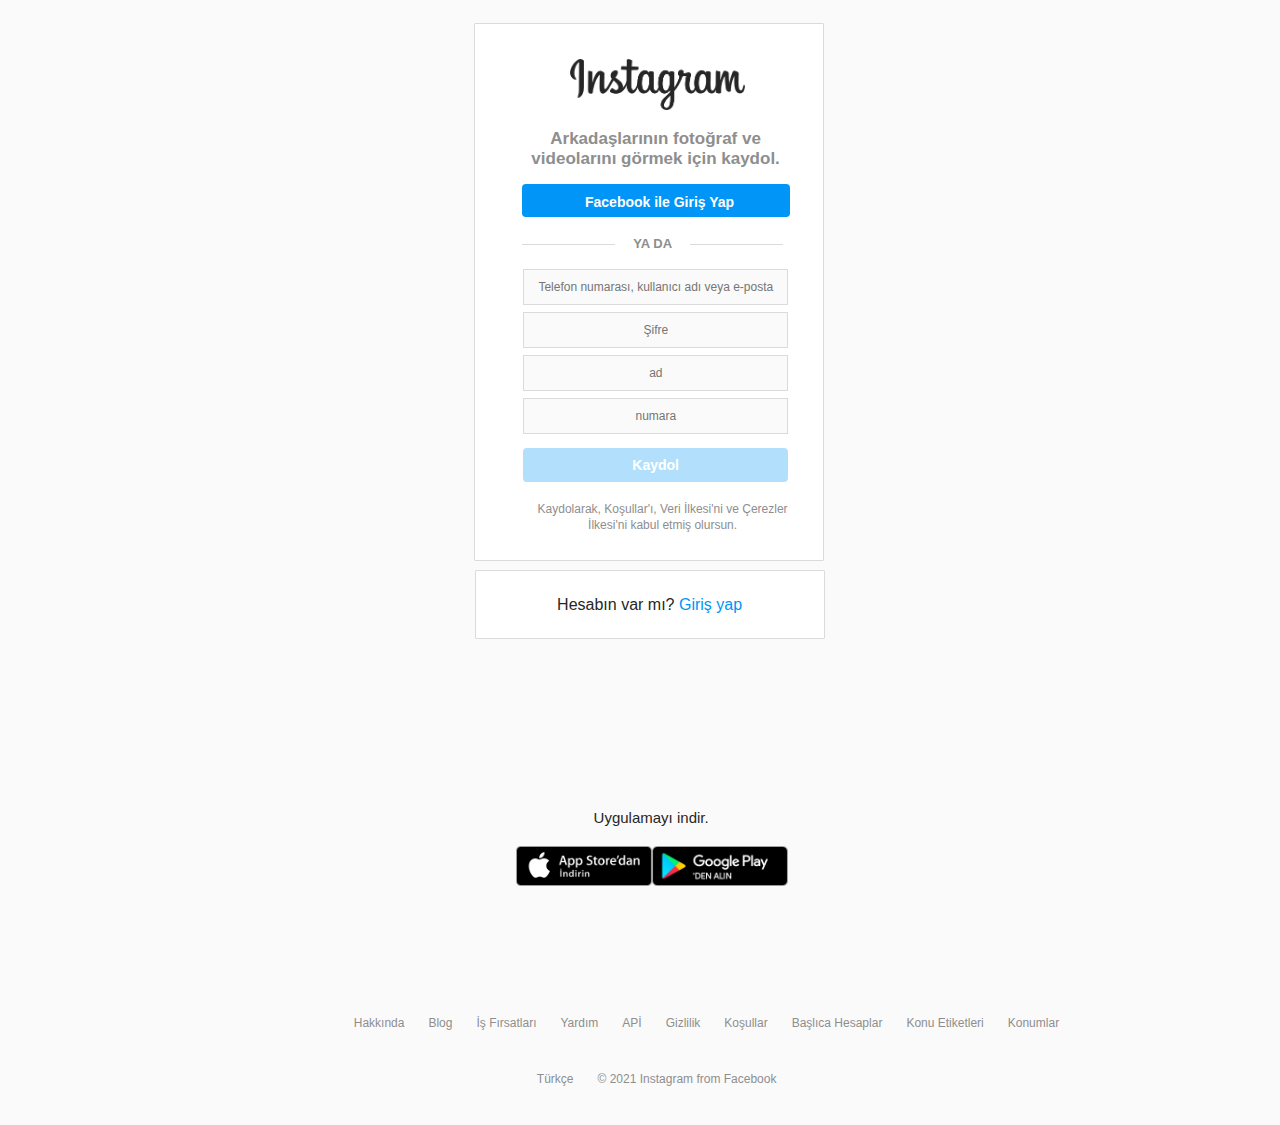
<file: INSTAGRAM CLONE/signup.html>
<!DOCTYPE html>
<html lang="en">
<head>
    <meta charset="UTF-8">
    <meta http-equiv="X-UA-Compatible" content="IE=edge">
    <meta name="viewport" content="width=device-width, initial-scale=1.0">
    <title>Sign up | Instagram</title>
    <link rel="stylesheet" href="https://pro.fontawesome.com/releases/v5.10.0/css/all.css" integrity="sha384-AYmEC3Yw5cVb3ZcuHtOA93w35dYTsvhLPVnYs9eStHfGJvOvKxVfELGroGkvsg+p" crossorigin="anonymous"/>
    <link rel="stylesheet" href="signup.css">
</head>
<body>
    <!--1ci sehife-->
    <section class="bir">
        <div class="div">
            <div class="logo">
                <img src="Instagram_logo_black.png" alt="">
                <div class="as">
                    <h1>Arkadaşlarının fotoğraf ve videolarını görmek için kaydol.</h1>
                </div>
            </div>
            <div class="face">
                <button type="button">
                    <span><i class="fab fa-facebook-square"></i></span>
                    <span><a href="https://www.facebook.com/">Facebook ile Giriş Yap</a></span>
                </button>
            </div>
            <div class="yada">
                <div class="xet1"></div>
                <div class="soz">
                    <p>YA DA</p>
                </div>
                <div class="xet2"></div>
               </div>
               <div class="input">
                <label for="Email">
                    <input type="email" id="Email" name="Email" placeholder="Telefon numarası, kullanıcı adı veya e-posta">
                </label>
                <label for="Email">
                    <input type="email" id="Email" name="Email" placeholder="Şifre" class="au">
                </label>
                <label for="Email">
                    <input type="email" id="Email" name="Email" placeholder="ad" class="aq">
                </label>
                <label for="Email">
                    <input type="email" id="Email" name="Email" placeholder="numara" class="aw">
                </label>
                <button type="button"><a href="index.html">Kaydol</a></button>
              </div>
              <div class="aciqlama">
                  <p>Kaydolarak, Koşullar'ı, Veri İlkesi'ni ve Çerezler<br>İlkesi'ni kabul etmiş olursun.</p>
              </div>
              <div class="hesab">
                <div class="kayd">
                    <p>Hesabın var mı? <span><a href="login.html">Giriş yap</a></span></p>
                </div>
            </div>
        </div>
        <div class="uygulama">
            <p>Uygulamayı indir.</p>
            <div class="apple">
                <img src="appStore.png" alt="">
                <img src="google-play.png" alt="">
            </div>
        </div>
        <nav>
            <div class="nav-links">
                <ul>
                    <li><a href="#">Hakkında</a></li>
                    <li><a href="#">Blog</a></li>
                    <li><a href="#">İş Fırsatları</a></li>
                    <li><a href="#">Yardım</a></li>
                    <li><a href="#">APİ</a></li>
                    <li><a href="#">Gizlilik</a></li>
                    <li><a href="#">Koşullar</a></li>
                    <li><a href="#">Başlıca Hesaplar</a></li>
                    <li><a href="#">Konu Etiketleri</a></li>
                    <li><a href="#">Konumlar</a></li>
                </ul>
            </div>
        </nav>
        <nav class="al">
            <div class="navik">
                <ul>
                    <li><a href="#">Türkçe</a></li>
                    <li><a href="#">© 2021 Instagram from Facebook</a></li>
                </ul>
            </div>
        </nav>
    </section>
</body>
</html>
</file>
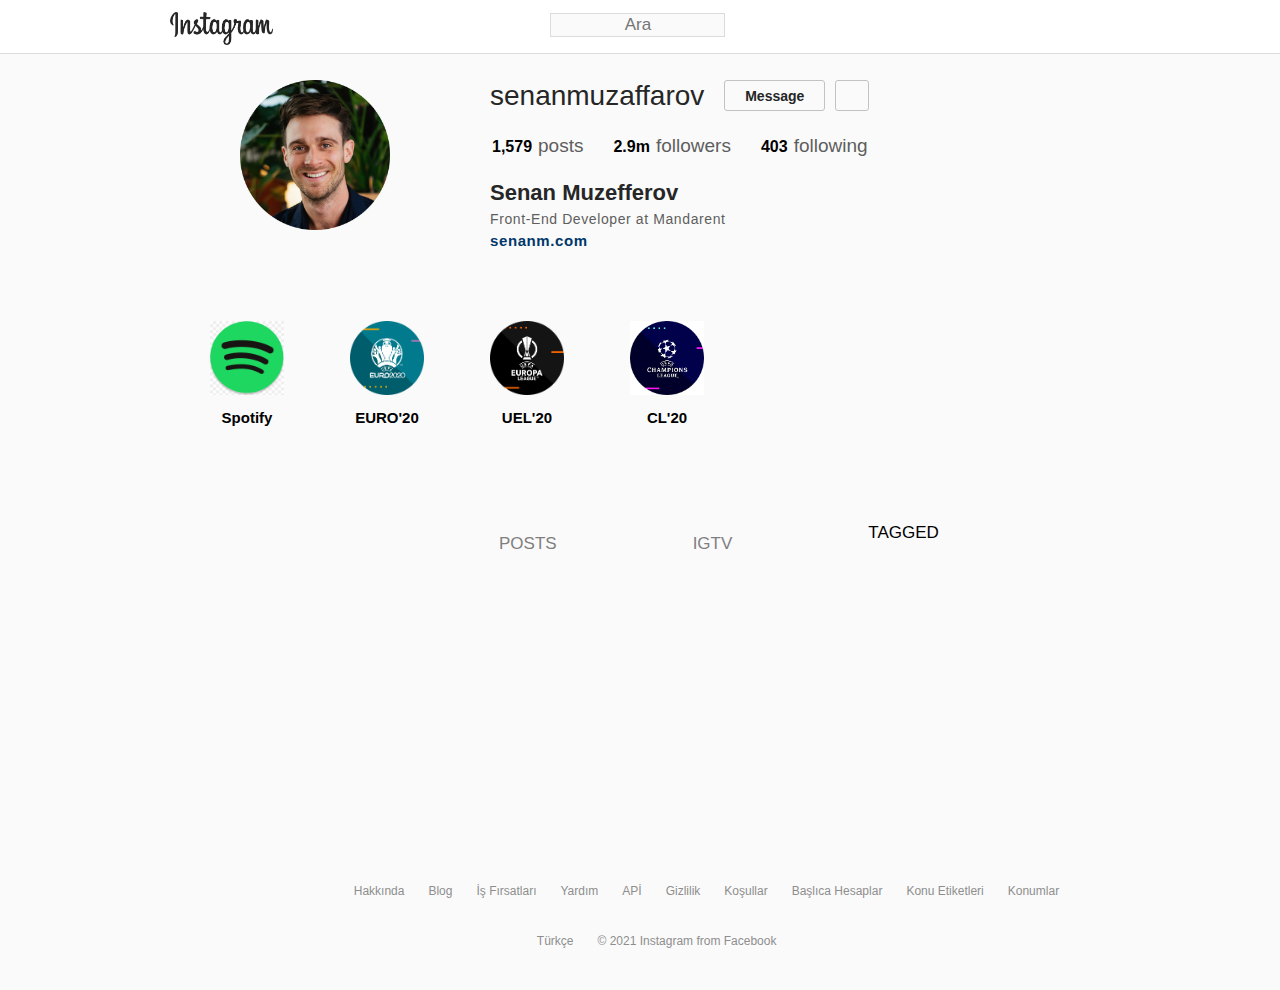
<file: INSTAGRAM CLONE/tag.html>
<!DOCTYPE html>
<html lang="en">
<head>
    <meta charset="UTF-8">
    <meta http-equiv="X-UA-Compatible" content="IE=edge">
    <meta name="viewport" content="width=device-width, initial-scale=1.0">
    <title>Tagged | Instagram</title>
    <link rel="stylesheet" href="https://pro.fontawesome.com/releases/v5.10.0/css/all.css" integrity="sha384-AYmEC3Yw5cVb3ZcuHtOA93w35dYTsvhLPVnYs9eStHfGJvOvKxVfELGroGkvsg+p" crossorigin="anonymous"/>
    <link rel="stylesheet" href="tag.css">
</head>
<body>
    <!--1ci sehife-->
    <section class="bir">
        <nav class="nav">
            <div class="instagram">
                <img src="Instagram_logo_black.png" alt="">
            </div>
            <div class="input">
                <label for="Email">
                    <input type="email" id="Email" name="Email"placeholder="Ara">
                </label>
              </div>
              <div class="nav-links">
                  <ul>
                      <li><a href="home.html"><i class="fas fa-home"></i></a></li>
                      <li><a href="DM.html"><i class="fas fa-paper-plane"></i></a></li>
                      <li><a href="kesfet.html"><i class="far fa-compass"></i></a></li>
                      <li><a href="#"><i class="far fa-heart"></i></a></li>
                      <li><a href="index.html" class="active"><i class="far fa-user-circle"></i></a></li>
                  </ul>
              </div>
        </nav>
        <div class="circle">
            <img src="639-6399637_henry-circle-gentleman.png" alt="">
        </div>
        <div class="senan">
            <h1>senanmuzaffarov</h1>
            <div class="buttons">
                <button type="button" class="buton1">Message</button>
                <button type="button" class="buton2"><i class="fas fa-caret-down"></i></button>
            </div>
        </div>
        <div class="follower">
           <h1><span>1,579</span>posts</h1>
           <h1 class="has1"><span>2.9m</span>followers</h1>
           <h1 class="has11"><span>403</span>following</h1>
        </div>
        <div class="sozler">
            <h1>Senan Muzefferov</h1>
            <p>Front-End Developer at Mandarent</p>
            <p class="p">senanm.com</p>
        </div>
        <div class="highlights">
            <div class="spot">
                <img src="png-transparent-spotify-streaming-media-logo-playlist-spotify-app-icon-logo-music-download-circle-thumbnail.png" alt="">
                <h1>Spotify</h1>
            </div>
            <div class="spot1">
                <img src="EURO_circle_web_medium.png" alt="">
                <h1>EURO'20</h1>
            </div>
            <div class="spot2">
                <img src="UEL_circle_web_medium.png" alt="">
                <h1>UEL'20</h1>
            </div>
            <div class="spot3">
                <img src="images.png" alt="">
                <h1>CL'20</h1>
            </div>
        </div>
        <div class="xett">
            <div class="post">
                <h1><i class="fas fa-table"></i><a href="index.html">POSTS</a></h1>
            </div>
            <div class="post1">
                <h1><i class="far fa-user-circle"></i><a href="igtv.html">IGTV</a></h1>
            </div>
            <div class="post2">
                <h1><i class="fas fa-hashtag"></i>TAGGED</h1>
            </div>
        </div>



        <nav class="navip">
            <div class="nav-linksx">
                <ul>
                    <li><a href="#">Hakkında</a></li>
                    <li><a href="#">Blog</a></li>
                    <li><a href="#">İş Fırsatları</a></li>
                    <li><a href="#">Yardım</a></li>
                    <li><a href="#">APİ</a></li>
                    <li><a href="#">Gizlilik</a></li>
                    <li><a href="#">Koşullar</a></li>
                    <li><a href="#">Başlıca Hesaplar</a></li>
                    <li><a href="#">Konu Etiketleri</a></li>
                    <li><a href="#">Konumlar</a></li>
                </ul>
            </div>
        </nav>
        <nav class="al">
            <div class="navik">
                <ul>
                    <li><a href="#">Türkçe</a></li>
                    <li><a href="#">© 2021 Instagram from Facebook</a></li>
                </ul>
            </div>
        </nav>
    </section>
</body>
</html>
</file>
<file: INSTAGRAM CLONE/index.css>
*{
    margin: 0;
    padding: 0;
    box-sizing: border-box;
    scroll-behavior: smooth;
}
.bir{
    background-color: rgba(var(--b3f,250,250,250),1);
    background-position: center;
    background-size: cover;
    width: 100%;
    height: 300vh;
    display: flex;
    position: relative;
}
.nav{
    display: flex;
    justify-content: space-between;
    position: fixed;
    background-color: rgba(var(--d87,255,255,255),1);
    border-bottom: 1px solid rgba(var(--b6a,219,219,219),1);
    transition: .2s ease-in-out;
    z-index: 3;
    height: 54px;
    width: 100%;
}
.instagram{
    position: relative;
    display: flex;
    cursor: pointer;
    margin-left: 170px;
    margin-top: 12px;
}
.instagram img{
    width: 103px;
    height: 33px;
}
.input{
    position: absolute;
    display: flex;
    left: 43%;
    margin-top: 13px;
}
.input input{
    background-color: rgba(var(--b3f,250,250,250),1);
    border: 1px solid rgba(var(--b6a,219,219,219),1);
    width: 175px;
    height: 24px;
 }
.input ::placeholder{
    font-size: 17px;
    text-align: center;
    font-weight: 300;
}
.nav-links ul{
    display: flex;
    position: absolute;
    list-style: none;
    margin-top: -10px;
    left: 68.2%;
}
.nav-links ul li a i{
    text-decoration: none;
    margin: 23px;
    color: rgb(80, 80, 80);
    font-size: 25px;
}
.nav-links ul li .active i{
    text-decoration: none;
    margin: 23px;
    color: blue;
    font-size: 25px;
}
.nav-links ul li a i:hover{
    color: blue;
}
.circle{
    position: absolute;
    display: flex;
    margin-top: 80px;
    margin-left: 240px;
}
.circle img{
    width: 150px;
    height: 150px;
}
.senan{
    position: absolute;
    display: flex;
    margin-top: 80px;
    margin-left: 490px;
}
.senan h1{
    color: rgba(var(--i1d,38,38,38),1);
    font-size: 28px;
    line-height: 32px;
    font-weight: 300;
    font-family: sans-serif;
}
.buttons{
    position: relative;
    display: flex;
    justify-content: space-between;
    margin-left: 20px;
}
.buton1{
    position: relative;
    cursor: pointer;
    background-color: transparent;
    border-color: #c2c2c2;
    border-radius: 3px;
    border-style: solid;
    border-width: 1px;
    font-size: 14px;
    font-weight: 600;
    line-height: 26px;
    width: 101px;
    height: 31px;
    color: rgba(var(--i1d,38,38,38),1);
    font-family: sans-serif;
}
.buton2{
    position: relative;
    cursor: pointer;
    margin-left: 10px;
    background-color: transparent;
    border-color: #c2c2c2;
    border-radius: 3px;
    border-style: solid;
    border-width: 1px;
    width: 34px;
    height: 31px;
}
.follower{
    position: absolute;
    display: flex;
    margin-left: 486px;
    margin-top: 135px;
}
.follower span{
    color: black;
    font-weight: 700;
    padding: 6px;
    font-size: 16px;
    font-family: sans-serif;
}
.follower h1{
    font-size: 19px;
    font-family: sans-serif;
    font-weight: 500;
    color: rgb(94, 94, 94);
}
.has1{
    margin-left: 24px;
}
.has11{
    margin-left: 24px;
}
.sozler{
    position: absolute;
    display: inline-block;
    margin-left: 490px;
    margin-top: 180px;
}
.sozler h1{
    color: rgba(var(--i1d,38,38,38),1);
    font-size: 22px;
    font-family: sans-serif;
    font-weight: 600;
}
.sozler p{
    margin-top: 5px;
    font-size: 14px;
    font-family: sans-serif;
    font-weight: 500;
    letter-spacing: 0.6px;
    color: rgb(94, 94, 94);
}
.sozler .p{
    margin-top: 5px;
    color: rgba(var(--fe0,0,55,107),1);
    font-weight: 600;
    font-size: 15px;
    font-family: sans-serif;
    overflow: hidden;
}
.highlights{
    position: absolute;
    display: flex;
    margin-top: 321px;
    margin-left: 210px;
}
.spot{
    position: absolute;
    text-align: center;
    cursor: pointer;
}
.spot img{
    width: 74px;
    height: 74px;
}
.spot h1{
    margin-top: 10px;
    font-family: sans-serif;
    font-size: 15px;
}
.spot1{
    position: absolute;
    text-align: center;
    margin-left: 140px;
    cursor: pointer;
}
.spot1 img{
    width: 74px;
    height: 74px;
}
.spot1 h1{
    margin-top: 10px;
    font-family: sans-serif;
    font-size: 15px;
}
.spot2{
    position: absolute;
    text-align: center;
    margin-left: 280px;
    cursor: pointer;
}
.spot2 img{
    width: 74px;
    height: 74px;
}
.spot2 h1{
    margin-top: 10px;
    font-family: sans-serif;
    font-size: 15px;
}
.spot3{
    position: absolute;
    text-align: center;
    margin-left: 420px;
    cursor: pointer;
}
.spot3 img{
    width: 74px;
    height: 74px;
}
.spot3 h1{
    margin-top: 10px;
    font-family: sans-serif;
    font-size: 15px;
}
.xett{
    position: absolute;
    display: flex;
}
.post{
    position: relative;
    display: flex;
    cursor: pointer;
    margin-left: 483px;
    margin-top: 520px;
}
.post h1{
    color: rgb(46, 45, 45);
    font-size: 17px;
    font-family: sans-serif;
    font-weight: 400;
}
.post h1 i{
    padding: 8px;
    font-size: 20px;
}
.post1{
    position: relative;
    display: flex;
    cursor: pointer;
    margin-left: 120px;
    margin-top: 520px;
}
.post1 h1:hover{
    color: black;
}
.post2 h1:hover{
    color: black;
}
.post1 h1 a{
    text-decoration: rgb(128, 127, 127);
    color: rgb(128, 127, 127);
    font-size: 17px;
    font-family: sans-serif;
    font-weight: 400;
}
.post1 h1 i{
    color: rgb(128, 127, 127);
    padding: 8px;
    font-size: 20px;
}
.post2{
    position: relative;
    display: flex;
    cursor: pointer;
    margin-left: 120px;
    margin-top: 520px;
}
.post2 h1 a{
    text-decoration: none;
    color: rgb(128, 127, 127);
    font-size: 17px;
    font-family: sans-serif;
    font-weight: 400;
}
.post2 h1 i{
    color: rgb(128, 127, 127);
    padding: 8px;
    font-size: 20px;
}
.sekil1{
    position: absolute;
    display: flex;
    cursor: pointer;
    top: 105%;
    margin-left: 170px;
}
.sekil1 img{
    width: 333px;
    height: 333px;
}
.sekil2{
    position: absolute;
    display: flex;
    cursor: pointer;
    top: 105%;
    margin-left: 570px;
}
.sekil2 img{
    width: 333px;
    height: 333px;
}
.sekil3{
    position: absolute;
    display: flex;
    cursor: pointer;
    top: 105%;
    margin-left: 970px;
}
.sekil3 img{
    width: 333px;
    height: 333px;
}
.sekil4{
    position: absolute;
    display: flex;
    cursor: pointer;
    top: 170%;
    margin-left: 170px;
}
.sekil4 img{
    width: 333px;
    height: 333px;
}
.sekil5{
    position: absolute;
    display: flex;
    cursor: pointer;
    top: 170%;
    margin-left: 570px;
}
.sekil5 img{
    width: 333px;
    height: 333px;
}
.sekil6{
    position: absolute;
    display: flex;
    cursor: pointer;
    top: 170%;
    margin-left: 970px;
}
.sekil6 img{
    width: 333px;
    height: 333px;
}
.sekil7{
    position: absolute;
    display: flex;
    cursor: pointer;
    top: 235%;
    margin-left: 170px;
}
.sekil7 img{
    width: 333px;
    height: 333px;
}
.sekil8{
    position: absolute;
    display: flex;
    cursor: pointer;
    top: 235%;
    margin-left: 570px;
}
.sekil8 img{
    width: 333px;
    height: 333px;
}
.sekil9{
    position: absolute;
    display: flex;
    cursor: pointer;
    top: 235%;
    margin-left: 970px;
}
.sekil9 img{
    width: 333px;
    height: 333px;
}
.sekil10{
    position: absolute;
    display: flex;
    cursor: pointer;
    top: 300%;
    margin-left: 170px;
}
.sekil10 img{
    width: 333px;
    height: 333px;
}
.sekil11{
    position: absolute;
    display: flex;
    cursor: pointer;
    top: 300%;
    margin-left: 570px;
}
.sekil11 img{
    width: 333px;
    height: 333px;
}
.sekil12{
    position: absolute;
    display: flex;
    cursor: pointer;
    top: 300%;
    margin-left: 970px;
}
.sekil12 img{
    width: 333px;
    height: 333px;
}
.naix{
    display: flex;
    justify-content: space-between;
    position: absolute;
    top: 96%;
    left: 26.7%;
}
.nav-linksx ul{
    display: flex;
    position: relative;
    list-style: none;
}
.nav-linksx ul li a{
    text-decoration: none;
    margin: 12px;
    color: rgba(var(--f52,142,142,142),1);
    line-height: 14px;
    font-size: 12px;
    font-weight: 400;
    font-family: sans-serif;
}
.al{
    display: flex;
    justify-content: space-between;
    position: absolute;
    top: 98%;
    left: 41%;
}
.navik ul{
    display: flex;
    position: relative;
    list-style: none;
}
.navik ul li a{
    text-decoration: none;
    margin: 12px;
    color: rgba(var(--f52,142,142,142),1);
    line-height: 14px;
    font-size: 12px;
    font-weight: 400;
    font-family: sans-serif;
}
.btls{
    position: absolute;
    display: flex;
    top: 92%;
    left: 38%;
}
.btls button{
    position: relative;
    overflow: hidden;
    cursor: pointer;
    padding: 15px 40px;
    border: 1px solid rgba(var(--f52,142,142,142),1);
    background-color: rgba(var(--fe0,0,55,107),1);
}
.btls button a{
    text-decoration: none;
    font-size: 14px;
    line-height: 18px;
    font-weight: 500;
    letter-spacing: 0.5px;
    color: #ffffff;
}
.btls .ap{
    position: relative;
    margin-left: 20px;
    overflow: hidden;
    cursor: pointer;
    padding: 15px 40px;
    border: 1px solid rgba(var(--f52,142,142,142),1);
    background-color: rgba(var(--fe0,0,55,107),1);
}
.btls .ap a{
    text-decoration: none;
    font-size: 14px;
    line-height: 18px;
    font-weight: 500;
    letter-spacing: 0.5px;
    color: #ffffff;
}
</file>
<file: INSTAGRAM CLONE/DM.css>
*{
    margin: 0;
    padding: 0;
    box-sizing: border-box;
    scroll-behavior: smooth;
    font-family: sans-serif;
}
.bir{
    background-color: rgba(var(--b3f,250,250,250),1);
    background-position: center;
    background-size: cover;
    width: 100%;
    height: 100vh;
    display: flex;
    position: relative;
}
.nav{
    display: flex;
    justify-content: space-between;
    position: fixed;
    background-color: rgba(var(--d87,255,255,255),1);
    border-bottom: 1px solid rgba(var(--b6a,219,219,219),1);
    transition: .2s ease-in-out;
    z-index: 3;
    height: 54px;
    width: 100%;
}
.instagram{
    position: relative;
    display: flex;
    cursor: pointer;
    margin-left: 170px;
    margin-top: 12px;
}
.instagram img{
    width: 103px;
    height: 33px;
}
.input{
    position: absolute;
    display: flex;
    left: 43%;
    margin-top: 13px;
}
.input input{
    background-color: rgba(var(--b3f,250,250,250),1);
    border: 1px solid rgba(var(--b6a,219,219,219),1);
    width: 175px;
    height: 24px;
 }
.input ::placeholder{
    font-size: 17px;
    text-align: center;
    font-weight: 300;
}
.nav-links ul{
    display: flex;
    position: absolute;
    list-style: none;
    margin-top: -10px;
    left: 68.2%;
}
.nav-links ul li a i{
    text-decoration: none;
    margin: 23px;
    color: rgb(80, 80, 80);
    font-size: 25px;
}
.nav-links ul li a i:hover{
    color: blue;
}
.nav-links ul li .active i{
    text-decoration: none;
    margin: 23px;
    color: blue;
    font-size: 25px;
}
.esas{
    position: absolute;
    display: flex;
    left: 20%;
    top: 10%;
    background-color: rgba(var(--b3f,250,250,250),1);
    border: 1px solid rgba(var(--b6a,219,219,219),1);
    border-radius: 1px;
    width: 935px;
    height: 640px;
}
.ad{
    position: absolute;
    display: flex;
    background-color: rgba(var(--b3f,250,250,250),1);
    border-bottom: 1px solid rgba(var(--b6a,219,219,219),1);
    border-right: 1px solid rgba(var(--b6a,219,219,219),1);
    width: 349.2px;
    height: 60px;
}
.sn{
    position: relative;
    display: flex;
    text-align: center;
    align-items: center;
    justify-content: space-between;
    margin-left: 92px;
}
.sn p{
    color: rgba(var(--i1d,38,38,38),1);
    font-weight: 540;
    font-size: 16px;
    font-family: inherit;
    letter-spacing: 0.7px;
}
.sn p i{
    position: absolute;
    cursor: pointer;
    font-weight: 400;
    margin-top: 1px;
    color: rgb(71, 71, 71);
    margin-left: 9px;
}
.ad button{
    position: relative;
    overflow: hidden;
    cursor: pointer;
    background-color: transparent;
    border: transparent;
    margin-top: -6px;
    margin-left: 70px;
}
.ad button i{
    font-size: 25px;
    color: rgba(var(--i1d,38,38,38),1);
}
.mesaj{
    position: absolute;
    display: flex;
    top: 9.3%;
    background-color: rgba(var(--b3f,250,250,250),1);
    border-bottom: 1px solid rgba(var(--b6a,219,219,219),1);
    border-right: 1px solid rgba(var(--b6a,219,219,219),1);
    width: 349.2px;
    height: 580px;
}
.kumpir{
    position: absolute;
    display: flex;
    cursor: pointer;
    top: 3%;
    width: 332px;
    height: 72px;
}
.kumpir:hover{
    width: 349px;
    height: 72px;
    background-color: rgb(204, 204, 204);
}
.kumpir1:hover{
    width: 349px;
    height: 72px;
    background-color: rgb(204, 204, 204);
}
.kumpir12:hover{
    width: 349px;
    height: 72px;
    background-color: rgb(204, 204, 204);
}
.kumpir123:hover{
    width: 349px;
    height: 72px;
    background-color: rgb(204, 204, 204);
}
.kumpir img{
    margin-left: 20px;
    margin-top: 7px;
    width: 56px;
    height: 56px;
}
.sozcukler{
    position: relative;
    display: inline-block;
    margin-left: 20px;
    margin-top: 15px;
}
.sozcukler h1{
    color: rgb(44, 44, 44);
    font-weight: 400;
    font-size: 14px;
    line-height: 18px;
}
.sozcukler p{
    font-weight: 400;
    font-size: 14px;
    line-height: 18px;
    color: rgba(var(--f52,142,142,142),1);
}
.kumpir1{
    position: absolute;
    display: flex;
    top: 16%;
    cursor: pointer;
    width: 332px;
    height: 72px;
}
.kumpir1 img{
    margin-left: 20px;
    margin-top: 7px;
    width: 56px;
    height: 56px;
}
.sozcukler1{
    position: relative;
    display: inline-block;
    margin-left: 20px;
    margin-top: 15px;
}
.sozcukler1 h1{
    color: rgb(44, 44, 44);
    font-weight: 400;
    font-size: 14px;
    line-height: 18px;
}
.sozcukler1 p{
    font-weight: 400;
    font-size: 14px;
    line-height: 18px;
    color: rgba(var(--f52,142,142,142),1);
}
.kumpir12{
    position: absolute;
    display: flex;
    top: 29%;
    cursor: pointer;
    width: 332px;
    height: 72px;
}
.kumpir12 img{
    margin-left: 20px;
    margin-top: 7px;
    width: 56px;
    height: 56px;
}
.sozcukler12{
    position: relative;
    display: inline-block;
    margin-left: 20px;
    margin-top: 15px;
}
.sozcukler12 h1{
    color: rgb(44, 44, 44);
    font-weight: 400;
    font-size: 14px;
    line-height: 18px;
}
.sozcukler12 p{
    font-weight: 400;
    font-size: 14px;
    line-height: 18px;
    color: rgba(var(--f52,142,142,142),1);
}
.kumpir123{
    position: absolute;
    cursor: pointer;
    display: flex;
    top: 42%;
    width: 332px;
    height: 72px;
}
.kumpir123 img{
    margin-left: 20px;
    margin-top: 7px;
    width: 56px;
    height: 56px;
}
.sozcukler123{
    position: relative;
    display: inline-block;
    margin-left: 20px;
    margin-top: 15px;
}
.sozcukler123 h1{
    color: rgb(44, 44, 44);
    font-weight: 400;
    font-size: 14px;
    line-height: 18px;
}
.sozcukler123 p{
    font-weight: 400;
    font-size: 14px;
    line-height: 18px;
    color: rgba(var(--f52,142,142,142),1);
}


.orta{
    position: absolute;
    display: inline-block;
    text-align: center;
    align-items: center;
    justify-content: center;
    left: 49.6%;
    top: 37%;
}
.orta i{
    color: rgba(var(--i1d,38,38,38),1);
    font-size: 50px;
}
.orta h1{
    margin-top: 20px;
    color: rgba(var(--i1d,38,38,38),1);
    font-weight: 300;
    font-size: 22px;
    line-height: 26px;
}
.orta p{
    margin-top: 10px;
    color: rgba(var(--f52,142,142,142),1);
    font-weight: 400;
    font-size: 14px;
    line-height: 18px;
}
.orta button{
    position: relative;
    margin-top: 25px;
    cursor: pointer;
    background-color: rgba(var(--d69,0,149,246),1);;
    border: 1px solid transparent;
    border-radius: 4px;
    font-size: 14px;
    font-weight: 300;
    line-height: 18px;
    width: 101px;
    height: 31px;
    color: rgba(var(--eca,255,255,255),1);
    font-family: sans-serif;
}
</file>
<file: INSTAGRAM CLONE/home.css>
*{
    margin: 0;
    padding: 0;
    box-sizing: border-box;
    font-family: sans-serif;
    scroll-behavior: smooth;
}
.bir{
    background-color: rgba(var(--b3f,250,250,250),1);
    background-position: center;
    background-size: cover;
    width: 100%;
    height: 300vh;
    display: flex;
    position: relative;
}
.nav{
    display: flex;
    justify-content: space-between;
    position: fixed;
    background-color: rgba(var(--d87,255,255,255),1);
    border-bottom: 1px solid rgba(var(--b6a,219,219,219),1);
    transition: .2s ease-in-out;
    z-index: 3;
    height: 54px;
    width: 100%;
}
.instagram{
    position: relative;
    display: flex;
    cursor: pointer;
    margin-left: 300px;
    margin-top: 12px;
}
.instagram img{
    width: 103px;
    height: 33px;
}
.input{
    position: absolute;
    display: flex;
    left: 43%;
    margin-top: 13px;
}
.input input{
    background-color: rgba(var(--b3f,250,250,250),1);
    border: 1px solid rgba(var(--b6a,219,219,219),1);
    width: 175px;
    height: 24px;
 }
.input ::placeholder{
    font-size: 17px;
    text-align: center;
    font-weight: 300;
}
.nav-links ul{
    display: flex;
    position: absolute;
    list-style: none;
    margin-top: -10px;
    left: 69.5%;
}
.nav-links ul li a i{
    text-decoration: none;
    margin: 23px;
    color: rgb(80, 80, 80);
    font-size: 25px;
}
.nav-links ul li .active i{
    text-decoration: none;
    margin: 23px;
    color: blue;
    font-size: 25px;
}
.nav-links ul li a i:hover{
    color: blue;
}
.story{
    position: absolute;
    display: flex;
    top: 4%;
    left: 20%;
    background-color: rgba(var(--d87,255,255,255),1);
    border: 1px solid rgba(var(--b6a,219,219,219),1);
    width: 614.4px;
    height: 117.6px;
}
.story1{
    position: absolute;
    display: inline-block;
    cursor: pointer;
    margin-top: 15px;
    margin-left: 18px;
}
.story1 img{
    width: 66px;
    height: 66px;
}
.ad{
    position: absolute;
    display: flex;
    margin-top: 2px;
}
.ad p{
    color: rgba(var(--i1d,38,38,38),1);
    display: block;
    font-size: 12px;
    line-height: 14px;
    letter-spacing: .01em;
}
.story2{
    position: absolute;
    display: inline-block;
    cursor: pointer;
    margin-top: 15px;
    margin-left: 100px;
}
.story2 img{
    width: 66px;
    height: 66px;
}
.ad1{
    position: absolute;
    display: flex;
    margin-top: 2px;
}
.ad1 p{
    color: rgba(var(--i1d,38,38,38),1);
    display: block;
    font-size: 12px;
    line-height: 14px;
    letter-spacing: .01em;
}
.story3{
    position: absolute;
    display: inline-block;
    cursor: pointer;
    margin-top: 15px;
    margin-left: 180px;
}
.story3 img{
    width: 66px;
    height: 66px;
}
.ad2{
    position: absolute;
    display: flex;
    margin-top: 2px;
}
.ad2 p{
    color: rgba(var(--i1d,38,38,38),1);
    display: block;
    font-size: 12px;
    line-height: 14px;
    letter-spacing: .01em;
}
.story4{
    position: absolute;
    display: inline-block;
    cursor: pointer;
    margin-top: 15px;
    margin-left: 260px;
}
.story4 img{
    width: 66px;
    height: 66px;
}
.ad3{
    position: absolute;
    display: flex;
    margin-top: 2px;
}
.ad3 p{
    color: rgba(var(--i1d,38,38,38),1);
    display: block;
    font-size: 12px;
    line-height: 14px;
    letter-spacing: .01em;
}
.story5{
    position: absolute;
    display: inline-block;
    cursor: pointer;
    margin-top: 15px;
    margin-left: 340px;
}
.story5 img{
    width: 66px;
    height: 66px;
}
.ad4{
    position: absolute;
    display: flex;
    margin-top: 2px;
}
.ad4 p{
    color: rgba(var(--i1d,38,38,38),1);
    display: block;
    font-size: 12px;
    line-height: 14px;
    letter-spacing: .01em;
}
.story6{
    position: absolute;
    display: inline-block;
    cursor: pointer;
    margin-top: 15px;
    margin-left: 420px;
}
.story6 img{
    width: 66px;
    height: 66px;
}
.ad5{
    position: absolute;
    display: flex;
    margin-top: 2px;
}
.ad5 p{
    color: rgba(var(--i1d,38,38,38),1);
    display: block;
    font-size: 12px;
    line-height: 14px;
    letter-spacing: .01em;
}
.story7{
    position: absolute;
    display: inline-block;
    cursor: pointer;
    margin-top: 15px;
    margin-left: 500px;
}
.story7 img{
    width: 66px;
    height: 66px;
}
.ad6{
    position: absolute;
    display: flex;
    margin-top: 2px;
}
.ad6 p{
    color: rgba(var(--i1d,38,38,38),1);
    display: block;
    font-size: 12px;
    line-height: 14px;
    letter-spacing: .01em;
}
.ox{
    position: absolute;
    display: flex;
    left: 95%;
    margin-top: 44px;
}
.ox i{
    cursor: pointer;
    font-size: 25px;
    color: rgb(209, 208, 208);
}
.ox i:hover{
    color: black;
}
.ozum{
    position: absolute;
    display: flex;
    left: 63%;
    top: 5%;
    width: 293px;
    height: 56px;
    background-color: rgba(var(--d87,255,255,255),1)transparent;
    border: transparent;
}
.ozum img{
    width: 56px;
    height: 56px;
    cursor: pointer;
}
.soz{
    position: absolute;
    display: inline-block;
    margin-top: 7px;
    margin-left: 76px;
}
.soz h1{
    color: rgba(var(--i1d,38,38,38),1);
    font-weight: 600;
    overflow-x: hidden;
    font-size: 17px;
    cursor: pointer;
}
.soz p{
    color: rgba(var(--f52,142,142,142),1);
    font-size: 14px;
    line-height: 18px;
    font-weight: 400;
}
.btn{
    position: absolute;
    display: flex;
    left: 80%;
    margin-top: 20px;
}
.btn button{
    border: 0;
    background-color: transparent;
    color: #0095f6;
    font-size: 12px;
    line-height: 14px;
    font-weight: 600;
    cursor: pointer;
}
.oneri{
    position: absolute;
    display: flex;
    top: 8.7%;
    left: 63%;
    width: 325px;
    height: 19px;
}
.oneris{
    position: relative;
    display: flex;
    justify-content: space-between;
}
.oneris h1{
    color: rgba(var(--f52,142,142,142),1);
    font-weight: 600;
    font-size: 14px;
    line-height: 18px;
    letter-spacing: 0.7px;
}
.oneris p{
    margin-top: 2px;
    margin-left: 80px;
    color: rgba(var(--i1d,38,38,38),1);
    font-weight: 600;
    font-size: 12px;
    line-height: 14px;
    letter-spacing: 0.3px;
    cursor: pointer;
}
.adlar{
    position: absolute;
    display: flex;
    left: 63%;
    top: 10.4%;
    background-color: transparent;
    width: 325px;
    height: 321px;
}
.ozum1{
    position: absolute;
    display: flex;
    width: 321px;
    height: 48px;
    border: transparent;
}
.ozum1 img{
    width: 32px;
    height: 32px;
    margin-top: 8px;
    margin-left: 10px;
    cursor: pointer;
}
.soz1{
    position: absolute;
    display: inline-block;
    margin-top: 5px;
    margin-left: 56px;
}
.soz1 h1{
    color: rgba(var(--i1d,38,38,38),1);
    font-weight: 600;
    overflow-x: hidden;
    font-size: 17px;
    cursor: pointer;
}
.soz1 p{
    color: rgba(var(--f52,142,142,142),1);
    font-size: 14px;
    line-height: 18px;
    font-weight: 400;
}
.btn1{
    position: absolute;
    display: flex;
    left: 73%;
    margin-top: 17px;
}
.btn1 button{
    border: 0;
    background-color: transparent;
    color: #0095f6;
    font-size: 12px;
    line-height: 14px;
    font-weight: 600;
    cursor: pointer;
}
.ozum2{
    position: absolute;
    display: flex;
    margin-top: 45px;
    width: 321px;
    height: 48px;
    border: transparent;
}
.ozum2 img{
    width: 32px;
    height: 32px;
    margin-top: 8px;
    margin-left: 10px;
    cursor: pointer;
}
.soz2{
    position: absolute;
    display: inline-block;
    margin-top: 5px;
    margin-left: 56px;
}
.soz2 h1{
    color: rgba(var(--i1d,38,38,38),1);
    font-weight: 600;
    overflow-x: hidden;
    font-size: 17px;
    cursor: pointer;
}
.soz2 p{
    color: rgba(var(--f52,142,142,142),1);
    font-size: 14px;
    line-height: 18px;
    font-weight: 400;
}
.btn2{
    position: absolute;
    display: flex;
    left: 73%;
    margin-top: 17px;
}
.btn2 button{
    border: 0;
    background-color: transparent;
    color: #0095f6;
    font-size: 12px;
    line-height: 14px;
    font-weight: 600;
    cursor: pointer;
}
.ozum3{
    position: absolute;
    display: flex;
    margin-top: 90px;
    width: 321px;
    height: 48px;
    border: transparent;
}
.ozum3 img{
    width: 32px;
    height: 32px;
    margin-top: 8px;
    margin-left: 10px;
    cursor: pointer;
}
.soz3{
    position: absolute;
    display: inline-block;
    margin-top: 5px;
    margin-left: 56px;
}
.soz3 h1{
    color: rgba(var(--i1d,38,38,38),1);
    font-weight: 600;
    overflow-x: hidden;
    font-size: 17px;
    cursor: pointer;
}
.soz3 p{
    color: rgba(var(--f52,142,142,142),1);
    font-size: 14px;
    line-height: 18px;
    font-weight: 400;
}
.btn3{
    position: absolute;
    display: flex;
    left: 73%;
    margin-top: 17px;
}
.btn3 button{
    border: 0;
    background-color: transparent;
    color: #0095f6;
    font-size: 12px;
    line-height: 14px;
    font-weight: 600;
    cursor: pointer;
}
.ozum4{
    position: absolute;
    display: flex;
    margin-top: 135px;
    width: 321px;
    height: 48px;
    border: transparent;
}
.ozum4 img{
    width: 32px;
    height: 32px;
    margin-top: 8px;
    margin-left: 10px;
    cursor: pointer;
}
.soz4{
    position: absolute;
    display: inline-block;
    margin-top: 5px;
    margin-left: 56px;
}
.soz4 h1{
    color: rgba(var(--i1d,38,38,38),1);
    font-weight: 600;
    overflow-x: hidden;
    font-size: 17px;
    cursor: pointer;
}
.soz4 p{
    color: rgba(var(--f52,142,142,142),1);
    font-size: 14px;
    line-height: 18px;
    font-weight: 400;
}
.btn4{
    position: absolute;
    display: flex;
    left: 73%;
    margin-top: 17px;
}
.btn4 button{
    border: 0;
    background-color: transparent;
    color: #0095f6;
    font-size: 12px;
    line-height: 14px;
    font-weight: 600;
    cursor: pointer;
}
.ozum5{
    position: absolute;
    display: flex;
    margin-top: 180px;
    width: 321px;
    height: 48px;
    border: transparent;
}
.ozum5 img{
    width: 32px;
    height: 32px;
    margin-top: 8px;
    margin-left: 10px;
    cursor: pointer;
}
.soz5{
    position: absolute;
    display: inline-block;
    margin-top: 5px;
    margin-left: 56px;
}
.soz5 h1{
    color: rgba(var(--i1d,38,38,38),1);
    font-weight: 600;
    overflow-x: hidden;
    font-size: 17px;
    cursor: pointer;
}
.soz5 p{
    color: rgba(var(--f52,142,142,142),1);
    font-size: 14px;
    line-height: 18px;
    font-weight: 400;
}
.btn5{
    position: absolute;
    display: flex;
    left: 73%;
    margin-top: 17px;
}
.btn5 button{
    border: 0;
    background-color: transparent;
    color: #0095f6;
    font-size: 12px;
    line-height: 14px;
    font-weight: 600;
    cursor: pointer;
}
.navik{
    display: flex;
    position: absolute;
    top: 78%;
    left: 4%;
}
.nav-linksx ul{
    display: flex;
    position: relative;
    list-style: none;
}
.nav-linksx ul li a{
    text-decoration: none;
    margin: 5px;
    color: rgba(var(--edc,199,199,199),1);
    font-size: 11px;
    font-weight: 400;
    font-family: sans-serif;
}
.al1{
    display: flex;
    justify-content: space-between;
    position: absolute;
    top: 89%;
    left: 4%;
}
.navik1 ul{
    display: flex;
    position: relative;
    list-style: none;
}
.navik1 ul li a{
    text-decoration: none;
    text-transform: uppercase;
    margin: 5px;
    color: rgba(var(--edc,199,199,199),1);;
    font-size: 12px;
    font-weight: 400;
    font-family: sans-serif;
}
.esas1{
    position: absolute;
    display: flex;
    margin-left: 305px;
    top: 10.6%;
    background-color: transparent;
    border: 1px solid rgba(var(--b6a,219,219,219),1);
    width: 619px;
    height: 954px;
}
.dot{
    position: absolute;
    display: flex;
    background-color: transparent;
    border-bottom: 1px solid rgba(var(--b6a,219,219,219),1);
    width: 617px;
    height: 60px;
}
.icerik{
    position: absolute;
    display: flex;
    margin-left: 15px;
    margin-top: 13px;
}
.icerik img{
    width: 32px;
    height: 32px;
    cursor: pointer;
}
.icerik h1{
    font-size: 14px;
    color: rgba(var(--f75,38,38,38),1);
    font-family: sans-serif;
    font-weight: 600;
    cursor: pointer;
    margin-left: 15px;
    margin-top: 6px;
}
.forma{
    position: absolute;
    display: flex;
    margin-top: 60px;
}
.forma img{
    width: 618px;
    height: 580px;
}
.beyenme{
    position: absolute;
    display: flex;
    background-color: transparent;
    top: 68.2%;
    width: 618px;
    height: 42px;
}
.cmm{
    position: absolute;
    display: flex;
    justify-content: center;
    align-items: center;
    margin-top: -5px;
    margin-left: 15px;
}
.cmm i{
    cursor: pointer;
    font-size: 27px;
    padding: 12px;
}
.save{
    position: absolute;
    display: flex;
    justify-content: center;
    align-items: center;
    margin-top: -5px;
    margin-left: 560px;
}
.save i{
    cursor: pointer;
    font-size: 27px;
    padding: 12px;
}
.say{
    position: absolute;
    display: flex;
    width: 582px;
    height: 18px;
    margin-left: 25px;
    top: 73.4%;
}
.say h1{
    color: rgba(var(--i1d,38,38,38),1);
    font-weight: 600;
    font-size: 16px;
    letter-spacing: 0.5px;
}
.yorum{
    position: absolute;
    display: flex;
    width: 618px;
    height: 157px;
    background-color: transparent;
    border-bottom: 1px solid rgba(var(--b6a,219,219,219),1);
    top: 77%;
}
.iceri{
    position: absolute;
    display: inline-block;
    margin-left: 25px;
}
.iceri p{
    font-size: 14px;
    font-weight: 400;
    color: rgba(var(--i1d,38,38,38),1);
    letter-spacing: 0.5px;
}
.iceri p span{
    font-size: 14px;
    font-weight: 600;
    color: rgba(var(--i1d,38,38,38),1);
    letter-spacing: 0.5px;
    cursor: pointer;
}
.tags{
    position: absolute;
    display: flex;
    margin-top: 6px;
    cursor: pointer;
}
.tags h1{
    color: rgba(var(--fe0,0,55,107),1);
    font-size: 15px;
    font-weight: 500;
    letter-spacing: 0.4px;
}
.com{
    position: absolute;
    display: flex;
    margin-top: 32px;
    cursor: pointer;
}
.com p{
    color: rgba(var(--f52,142,142,142),1);
    letter-spacing: 0.5px;
    font-weight: 500;
    font-size: 13.5px;
}
.celal{
    position: absolute;
    display: inline-block;
    margin-top: 52px;
}
.celal h1{
    font-size: 14px;
    font-weight: 400;
    color: rgba(var(--i1d,38,38,38),1);
    letter-spacing: 0.5px;
}
.celal h1 span{
    font-size: 14px;
    font-weight: 600;
    color: rgba(var(--i1d,38,38,38),1);
    letter-spacing: 0.5px;
    cursor: pointer;
}
.celal .ax{
    margin-top: 6px;
    font-size: 14px;
    font-weight: 400;
    color: rgba(var(--i1d,38,38,38),1);
    letter-spacing: 0.5px;
}
.celal .ax span{
    font-size: 14px;
    font-weight: 600;
    color: rgba(var(--i1d,38,38,38),1);
    letter-spacing: 0.5px;
    cursor: pointer;
}
.vaxt{
    position: absolute;
    display: flex;
    margin-top: 97px;
}
.vaxt p{
    letter-spacing: .2px;
    font-size: 13px;
    color: rgba(var(--f52,142,142,142),1);
    line-height: 18px;
    font-weight: 500;
}
.smile{
    position: absolute;
    display: flex;
    background-color: transparent;
    width: 618px;
    height: 61.1px;
    top: 93.5%;
}
.yanlar{
    position: absolute;
    display: flex;
    text-align: center;
    align-items: center;
    justify-content: center;
    margin-top: 15px;
    margin-left: 25px;
}
.yanlar i{
    color: rgba(var(--i1d,38,38,38),1);
    font-size: 31px;
    cursor: pointer;
}
.yanlar textarea{
    margin-left: 20px;
    border: transparent;
    background-color: transparent;
    height: 18px !important;
    color: rgba(var(--i1d,38,38,38),1);
    line-height: 18px;
}
.smile button{
    position: relative;
    margin-left: 555px;
    overflow: hidden;
    cursor: pointer;
    font-size: 14px;
    font-weight: 600;
    line-height: 18px;
    letter-spacing: 0.5px;
    border: 0;
    background-color: transparent;
    color: rgba(var(--d69,0,149,246),1);

}
</file>
<file: INSTAGRAM CLONE/igtv.css>
*{
    margin: 0;
    padding: 0;
    box-sizing: border-box;
    scroll-behavior: smooth;
}
.bir{
    background-color: rgba(var(--b3f,250,250,250),1);
    background-position: center;
    background-size: cover;
    width: 100%;
    height: 110vh;
    display: flex;
    position: relative;
}
.nav{
    display: flex;
    justify-content: space-between;
    position: fixed;
    background-color: rgba(var(--d87,255,255,255),1);
    border-bottom: 1px solid rgba(var(--b6a,219,219,219),1);
    transition: .2s ease-in-out;
    z-index: 3;
    height: 54px;
    width: 100%;
}
.instagram{
    position: relative;
    display: flex;
    cursor: pointer;
    margin-left: 170px;
    margin-top: 12px;
}
.instagram img{
    width: 103px;
    height: 33px;
}
.input{
    position: absolute;
    display: flex;
    left: 43%;
    margin-top: 13px;
}
.input input{
    background-color: rgba(var(--b3f,250,250,250),1);
    border: 1px solid rgba(var(--b6a,219,219,219),1);
    width: 175px;
    height: 24px;
 }
.input ::placeholder{
    font-size: 17px;
    text-align: center;
    font-weight: 300;
}
.nav-links ul{
    display: flex;
    position: absolute;
    list-style: none;
    margin-top: -10px;
    left: 68.2%;
}
.nav-links ul li a i{
    text-decoration: none;
    margin: 23px;
    color: rgb(80, 80, 80);
    font-size: 25px;
}
.nav-links ul li .active i{
    text-decoration: none;
    margin: 23px;
    color: blue;
    font-size: 25px;
}
.nav-links ul li a i:hover{
    color: blue;
}
.circle{
    position: absolute;
    display: flex;
    margin-top: 80px;
    margin-left: 240px;
}
.circle img{
    width: 150px;
    height: 150px;
}
.senan{
    position: absolute;
    display: flex;
    margin-top: 80px;
    margin-left: 490px;
}
.senan h1{
    color: rgba(var(--i1d,38,38,38),1);
    font-size: 28px;
    line-height: 32px;
    font-weight: 300;
    font-family: sans-serif;
}
.buttons{
    position: relative;
    display: flex;
    justify-content: space-between;
    margin-left: 20px;
}
.buton1{
    position: relative;
    cursor: pointer;
    background-color: transparent;
    border-color: #c2c2c2;
    border-radius: 3px;
    border-style: solid;
    border-width: 1px;
    font-size: 14px;
    font-weight: 600;
    line-height: 26px;
    width: 101px;
    height: 31px;
    color: rgba(var(--i1d,38,38,38),1);
    font-family: sans-serif;
}
.buton2{
    position: relative;
    cursor: pointer;
    margin-left: 10px;
    background-color: transparent;
    border-color: #c2c2c2;
    border-radius: 3px;
    border-style: solid;
    border-width: 1px;
    width: 34px;
    height: 31px;
}
.follower{
    position: absolute;
    display: flex;
    margin-left: 486px;
    margin-top: 135px;
}
.follower span{
    color: black;
    font-weight: 700;
    padding: 6px;
    font-size: 16px;
    font-family: sans-serif;
}
.follower h1{
    font-size: 19px;
    font-family: sans-serif;
    font-weight: 500;
    color: rgb(94, 94, 94);
}
.has1{
    margin-left: 24px;
}
.has11{
    margin-left: 24px;
}
.sozler{
    position: absolute;
    display: inline-block;
    margin-left: 490px;
    margin-top: 180px;
}
.sozler h1{
    color: rgba(var(--i1d,38,38,38),1);
    font-size: 22px;
    font-family: sans-serif;
    font-weight: 600;
}
.sozler p{
    margin-top: 5px;
    font-size: 14px;
    font-family: sans-serif;
    font-weight: 500;
    letter-spacing: 0.6px;
    color: rgb(94, 94, 94);
}
.sozler .p{
    margin-top: 5px;
    color: rgba(var(--fe0,0,55,107),1);
    font-weight: 600;
    font-size: 15px;
    font-family: sans-serif;
    overflow: hidden;
}
.highlights{
    position: absolute;
    display: flex;
    margin-top: 321px;
    margin-left: 210px;
}
.spot{
    position: absolute;
    text-align: center;
    cursor: pointer;
}
.spot img{
    width: 74px;
    height: 74px;
}
.spot h1{
    margin-top: 10px;
    font-family: sans-serif;
    font-size: 15px;
}
.spot1{
    position: absolute;
    text-align: center;
    margin-left: 140px;
    cursor: pointer;
}
.spot1 img{
    width: 74px;
    height: 74px;
}
.spot1 h1{
    margin-top: 10px;
    font-family: sans-serif;
    font-size: 15px;
}
.spot2{
    position: absolute;
    text-align: center;
    margin-left: 280px;
    cursor: pointer;
}
.spot2 img{
    width: 74px;
    height: 74px;
}
.spot2 h1{
    margin-top: 10px;
    font-family: sans-serif;
    font-size: 15px;
}
.spot3{
    position: absolute;
    text-align: center;
    margin-left: 420px;
    cursor: pointer;
}
.spot3 img{
    width: 74px;
    height: 74px;
}
.spot3 h1{
    margin-top: 10px;
    font-family: sans-serif;
    font-size: 15px;
}
.xett{
    position: absolute;
    display: flex;
}
.post{
    position: relative;
    display: flex;
    cursor: pointer;
    margin-left: 483px;
    margin-top: 520px;
}
.post h1 a{
    color: rgb(128, 127, 127);
    font-size: 17px;
    text-decoration: none;
    font-family: sans-serif;
    font-weight: 400;
}
.post h1 i{
    color: rgb(128, 127, 127);
    padding: 8px;
    font-size: 20px;
}
.post1{
    position: relative;
    display: flex;
    cursor: pointer;
    margin-left: 120px;
    margin-top: 520px;
}
.post2 h1:hover{
    color: black;
}
.post1 h1 {
    color: black;
    font-size: 17px;
    font-family: sans-serif;
    font-weight: 400;
}
.post1 h1 i{
    color: black;
    padding: 8px;
    font-size: 20px;
}
.post2{
    position: relative;
    display: flex;
    cursor: pointer;
    margin-left: 120px;
    margin-top: 520px;
}
.post2 h1 a{
    text-decoration: none;
    color: rgb(128, 127, 127);
    font-size: 17px;
    font-family: sans-serif;
    font-weight: 400;
}
.post2 h1 i{
    color: rgb(128, 127, 127);
    padding: 8px;
    font-size: 20px;
}
.videolar{
    position: absolute;
    display: flex;
    justify-content: space-between;
    top: 75%;
    left: 18%;
    background-color: transparent;
    width: 935px;
    height: 45px;
}
.videolar p{
    color: rgba(var(--f52,142,142,142),1);
    font-size: 14px;
    margin-top: 12px;
    font-weight: 600;
    line-height: 18px;
    font-family: 'Anton',sans-serif;
    letter-spacing: 0.3px;
    text-align: left;
}
.videolar button{
    background-color: rgba(var(--d69,0,149,246),1);
    text-decoration: none;
    padding: 8px 33px;
    border: 1px solid transparent;
    border-radius: 4px;
    color: rgba(var(--eca,255,255,255),1);
    position: relative;
    overflow: hidden;
    cursor: pointer;
    font-family: -apple-system,BlinkMacSystemFont,"Segoe UI",Roboto,Helvetica,Arial,sans-serif;
    font-size: 14px;
    line-height: 18px;
}
.navip{
    display: flex;
    justify-content: space-between;
    position: absolute;
    top: 88%;
    left: 26.7%;
}
.nav-linksx ul{
    display: flex;
    position: relative;
    list-style: none;
}
.nav-linksx ul li a{
    text-decoration: none;
    margin: 12px;
    color: rgba(var(--f52,142,142,142),1);
    line-height: 14px;
    font-size: 12px;
    font-weight: 400;
    font-family: sans-serif;
}
.al{
    display: flex;
    justify-content: space-between;
    position: absolute;
    top: 93%;
    left: 41%;
}
.navik ul{
    display: flex;
    position: relative;
    list-style: none;
}
.navik ul li a{
    text-decoration: none;
    margin: 12px;
    color: rgba(var(--f52,142,142,142),1);
    line-height: 14px;
    font-size: 12px;
    font-weight: 400;
    font-family: sans-serif;
}
</file>
<file: INSTAGRAM CLONE/kesfet.css>
*{
    margin: 0;
    padding: 0;
    box-sizing: border-box;
    scroll-behavior: smooth;
}
.bir{
    background-color: rgba(var(--b3f,250,250,250),1);
    background-position: center;
    background-size: cover;
    width: 100%;
    height: 300vh;
    display: flex;
    position: relative;
}
.nav{
    display: flex;
    justify-content: space-between;
    position: fixed;
    background-color: rgba(var(--d87,255,255,255),1);
    border-bottom: 1px solid rgba(var(--b6a,219,219,219),1);
    transition: .2s ease-in-out;
    z-index: 3;
    height: 54px;
    width: 100%;
}
.instagram{
    position: relative;
    display: flex;
    cursor: pointer;
    margin-left: 170px;
    margin-top: 12px;
}
.instagram img{
    width: 103px;
    height: 33px;
}
.input{
    position: absolute;
    display: flex;
    left: 43%;
    margin-top: 13px;
}
.input input{
    background-color: rgba(var(--b3f,250,250,250),1);
    border: 1px solid rgba(var(--b6a,219,219,219),1);
    width: 175px;
    height: 24px;
 }
.input ::placeholder{
    font-size: 17px;
    text-align: center;
    font-weight: 300;
}
.nav-links ul{
    display: flex;
    position: absolute;
    list-style: none;
    margin-top: -10px;
    left: 68.2%;
}
.nav-links ul li a i{
    text-decoration: none;
    margin: 23px;
    color: rgb(80, 80, 80);
    font-size: 25px;
}
.nav-links ul li .active i{
    text-decoration: none;
    margin: 23px;
    color: blue;
    font-size: 25px;
}
.nav-links ul li a i:hover{
    color: blue;
}
.sekil1{
    position: absolute;
    display: flex;
    left: 19%;
    top: 4%;
    cursor: pointer;
}
.sekil1 img{
    width: 292px;
    height: 292px;
}
.sekil2{
    position: absolute;
    display: flex;
    left: 41%;
    top: 4%;
    cursor: pointer;
}
.sekil2 img{
    width: 292px;
    height: 292px;
}
.sekil3{
    position: absolute;
    display: flex;
    left: 63%;
    top: 4%;
    cursor: pointer;
}
.sekil3 img{
    width: 292px;
    height: 292px;
}
.sekil4{
    position: absolute;
    display: flex;
    left: 19%;
    top: 18.2%;
    cursor: pointer;
}
.sekil4 img{
    width: 292px;
    height: 292px;
}
.sekil5{
    position: absolute;
    display: flex;
    left: 41%;
    top: 18.2%;
    cursor: pointer;
}
.sekil5 img{
    width: 292px;
    height: 292px;
}
.sekil6{
    position: absolute;
    display: flex;
    left: 63%;
    top: 18.2%;
    cursor: pointer;
}
.sekil6 img{
    width: 292px;
    height: 292px;
}
.sekil7{
    position: absolute;
    display: flex;
    left: 19%;
    top: 32.4%;
    cursor: pointer;
}
.sekil7 img{
    width: 292px;
    height: 292px;
}
.sekil8{
    position: absolute;
    display: flex;
    left: 41%;
    top: 32.4%;
    cursor: pointer;
}
.sekil8 img{
    width: 292px;
    height: 292px;
}
.sekil9{
    position: absolute;
    display: flex;
    left: 63%;
    top: 32.4%;
    cursor: pointer;
}
.sekil9 img{
    width: 292px;
    height: 292px;
}
.sekil10{
    position: absolute;
    display: flex;
    left: 19%;
    top: 46.6%;
    cursor: pointer;
}
.sekil10 img{
    width: 292px;
    height: 292px;
}
.sekil11{
    position: absolute;
    display: flex;
    left: 41%;
    top: 46.6%;
    cursor: pointer;
}
.sekil11 img{
    width: 292px;
    height: 292px;
}
.sekil12{
    position: absolute;
    display: flex;
    left: 63%;
    top: 46.6%;
    cursor: pointer;
}
.sekil12 img{
    width: 292px;
    height: 292px;
}
.sekil13{
    position: absolute;
    display: flex;
    left: 19%;
    top: 60.8%;
    cursor: pointer;
}
.sekil13 img{
    width: 292px;
    height: 292px;
}
.sekil14{
    position: absolute;
    display: flex;
    left: 41%;
    top: 60.8%;
    cursor: pointer;
}
.sekil14 img{
    width: 292px;
    height: 292px;
}
.sekil15{
    position: absolute;
    display: flex;
    left: 63%;
    top: 60.8%;
    cursor: pointer;
}
.sekil15 img{
    width: 292px;
    height: 292px;
}
.sekil16{
    position: absolute;
    display: flex;
    left: 19%;
    top: 75%;
    cursor: pointer;
}
.sekil16 img{
    width: 292px;
    height: 292px;
}
.sekil17{
    position: absolute;
    display: flex;
    left: 41%;
    top: 75%;
    cursor: pointer;
}
.sekil17 img{
    width: 292px;
    height: 292px;
}
.sekil18{
    position: absolute;
    display: flex;
    left: 63%;
    top: 75%;
    cursor: pointer;
}
.sekil18 img{
    width: 292px;
    height: 292px;
}
.navip{
    display: flex;
    justify-content: space-between;
    position: absolute;
    top: 95%;
    left: 28.9%;
}
.nav-linksx ul{
    display: flex;
    position: relative;
    list-style: none;
}
.nav-linksx ul li a{
    text-decoration: none;
    margin: 12px;
    color: rgba(var(--f52,142,142,142),1);
    line-height: 14px;
    font-size: 12px;
    font-weight: 400;
    font-family: sans-serif;
}
.al{
    display: flex;
    justify-content: space-between;
    position: absolute;
    top: 97%;
    left: 41%;
}
.navik ul{
    display: flex;
    position: relative;
    list-style: none;
}
.navik ul li a{
    text-decoration: none;
    margin: 12px;
    color: rgba(var(--f52,142,142,142),1);
    line-height: 14px;
    font-size: 12px;
    font-weight: 400;
    font-family: sans-serif;
}

.layer{
    background: transparent;
    height: 100%;
    width: 100%;
    position: absolute;
    top: 0;
    left: 0;
    transition: 0.5 ease;
}
.layer:hover{
    background: rgba(90, 86, 86, 0.445);
}
.layer h3{
    width: 100%;
    font-weight: 500;
    color: #fff;
    font-size: 26px;
    font-family: 'Anton', sans-serif;
    bottom: 0;
    left: 81%;
    transform: translateX(-50%);
    position: absolute;
    opacity: 0;
    transition: 0.5 ease;
}
.layer:hover h3{
    bottom: 49%;
    opacity: 1;
}
</file>
<file: INSTAGRAM CLONE/login.css>
*{
    margin: 0;
    padding: 0;
    box-sizing: border-box;
    scroll-behavior: smooth;
}
.bir{
    background-color: rgba(var(--b3f,250,250,250),1);
    background-position: center;
    background-size: cover;
    width: 100%;
    height: 100vh;
    position: relative;
    display: flex;
}
.div{
    position: absolute;
    display: flex;
    top: 2%;
    left: 37%;
    background-color: rgba(var(--d87,255,255,255),1);
    border: 1px solid rgba(var(--b6a,219,219,219),1);
    border-radius: 1px;
    width: 350px;
    height: 377px;
}
.logo{
    position: absolute;
    display: flex;
    margin-top: 35px;
    margin-left: 95px;
}
.logo img{
    width: 175px;
    height: 51px;
}
.input{
    position: absolute;
    display: inline-block;
    left: 15%;
    margin-top: 123px;
}
.input input{
    background-color: rgba(var(--b3f,250,250,250),1);
    border: 1px solid rgba(var(--b6a,219,219,219),1);
    width: 258px;
    height: 36px;
    text-align: center;
    font-weight: 300;
    color: rgba(var(--f52,142,142,142),1);
    font-size: 12px;
    height: 36px;
    left: 8px;
    line-height: 36px;
    overflow: hidden;
}
.input .au{
    background-color: rgba(var(--b3f,250,250,250),1);
    border: 1px solid rgba(var(--b6a,219,219,219),1);
    margin-top: 7px;
    width: 258px;
    height: 36px;
    text-align: center;
    font-weight: 300;
    color: rgba(var(--f52,142,142,142),1);
    font-size: 12px;
    height: 36px;
    left: 8px;
    line-height: 36px;
    overflow: hidden;
}
.input button{
    position: relative;
    overflow: hidden;
    margin-top: 20px;
    padding: 7px 98px;
    background-color: rgba(var(--d69,0,149,246),.3);
    border: 1px solid transparent;
    border-radius: 4px;
}
.input button a{
    color: rgba(var(--eca,255,255,255),1);;
    font-size: 14px;
    text-decoration: none;
    line-height: 18px;
    font-weight: 600;
    text-align: center;
    font-family: sans-serif;
    cursor: pointer;
}
.yada{
    position: absolute;
    display: flex;
    margin-top: 270px;
    left: 15%;
}
.xet1{
    position: relative;
    display: flex;
    margin-top: 10px;
    height: 1px;
    width: 93px;
    background-color: rgba(var(--b38,219,219,219),1);
}
.soz{
    position: relative;
    margin-top: 2px;
}
.soz p{
    color: rgba(var(--f52,142,142,142),1);
    font-size: 13px;
    font-weight: 900;
    line-height: 15px;
    margin: 0 18px;
    text-transform: uppercase;    
}
.xet2{
    position: relative;
    display: flex;
    margin-top: 10px;
    height: 1px;
    width: 93px;
    background-color: rgba(var(--b38,219,219,219),1);
}
.face{
    position: absolute;
    display: flex;
    top: 83%;
    left: 13.5%;
}
.face button{
    position: relative;
    overflow: hidden;
    width: 268px;
    height: 19px;
    background-color: transparent;
    border: 0;
}
.face button span i{
    margin-right: 8px;
    color: blue;
    font-size: 20px;
    cursor: pointer;
}
.face button span a{
    color: #3257a7;
    font-size: 14px;
    text-decoration: none;
    font-family: sans-serif;
    cursor: pointer;  
    text-align: center;
    text-transform: inherit;
}
.sifre{
    position: absolute;
    display: flex;
    cursor: pointer;
    margin-top: 40px;
    margin-left: 85px;
}
.sifre p{
    color: rgba(var(--fe0,0,55,107),1);
    font-size: 13px;
    line-height: 14px;
    text-align: center;
    font-family: sans-serif;
}
.hesab{
    position: absolute;
    display: flex;
    top: 55%;
    left: 37%;
    background-color: rgba(var(--d87,255,255,255),1);
    border: 1px solid rgba(var(--b6a,219,219,219),1);
    border-radius: 1px;
    width: 350px;
    height: 53px;
    text-align: center;
    align-items: center;
    justify-content: center;
}
.kayd{
    position: relative;
    display: flex;
}
.kayd p{
    color: rgba(var(--i1d,38,38,38),1);
    font-size: 16px;
    margin: 15px;
    font-family: sans-serif;
    font-weight: 500;
}
.kayd p span a{
    text-decoration: none;
    cursor: pointer;
    color: rgba(var(--d69,0,149,246),1);
    font-size: 16px;
    font-family: sans-serif;
    font-weight: 500;
}
.uygulama{
    position: absolute;
    display: flex;
    top: 64%;
    left: 37%;
    width: 350px;
    height: 101px;
}
.uygulama p{
    margin-left: 120px;
    margin-top: 10px;
    color: rgba(var(--i1d,38,38,38),1);
    font-size: 15px;
    font-family: sans-serif;
    font-weight: 500;
    line-height: 18px;
    text-align: center;
}
.apple{
    display: flex;
    position: absolute;
    justify-content: center;
    margin-top: 47px;
    margin-left: 42px;
}
.apple img{
    width: 136px;
    height: 40px;
    cursor: pointer;
}
nav{
    display: flex;
    justify-content: space-between;
    position: absolute;
    top: 85%;
    left: 26.7%;
}
.nav-links ul{
    display: flex;
    position: relative;
    list-style: none;
}
.nav-links ul li a{
    text-decoration: none;
    margin: 12px;
    color: rgba(var(--f52,142,142,142),1);
    line-height: 14px;
    font-size: 12px;
    font-weight: 400;
    font-family: sans-serif;
}
.al{
    display: flex;
    justify-content: space-between;
    position: absolute;
    top: 90%;
    left: 41%;
}
.navik ul{
    display: flex;
    position: relative;
    list-style: none;
}
.navik ul li a{
    text-decoration: none;
    margin: 12px;
    color: rgba(var(--f52,142,142,142),1);
    line-height: 14px;
    font-size: 12px;
    font-weight: 400;
    font-family: sans-serif;
}
</file>
<file: INSTAGRAM CLONE/signup.css>
*{
    margin: 0;
    padding: 0;
    box-sizing: border-box;
    scroll-behavior: smooth;
    font-family: sans-serif;
}
.bir{
    background-color: rgba(var(--b3f,250,250,250),1);
    background-position: center;
    background-size: cover;
    width: 100%;
    height: 125vh;
    position: relative;
    display: flex;
}
.div{
    position: absolute;
    display: flex;
    top: 2%;
    left: 37%;
    background-color: rgba(var(--d87,255,255,255),1);
    border: 1px solid rgba(var(--b6a,219,219,219),1);
    border-radius: 1px;
    width: 350px;
    height: 538px;
}
.logo{
    position: absolute;
    display: flex;
    text-align: center;
    margin-top: 35px;
    margin-left: 95px;
}
.logo img{
    width: 175px;
    height: 51px;
}
.as{
    position: absolute;
    display: flex;
    width: 268px;
    height: 40px;
    margin-top: 70px;
    margin-left: -48px;
    text-align: center;
}
.as h1{
    color: rgba(var(--f52,142,142,142),1);
    font-size: 17px;
    font-weight: 600;
}
.face{
    position: absolute;
    display: flex;
    top: 30%;
    left: 13.5%;
}
.face button{
    position: relative;
    overflow: hidden;
    width: 268px;
    height: 33px;
    background-color: rgba(var(--d69,0,149,246),1);
    color: rgba(var(--eca,255,255,255),1);
    border: 1px solid transparent;
    border-radius: 4px;
}
.face button span i{
    margin-right: 8px;
    color: rgb(255, 255, 255);
    font-size: 20px;
    cursor: pointer;
}
.face button span a{
    color: #ffffff;
    font-size: 14px;
    font-weight: 600;
    text-decoration: none;
    cursor: pointer;  
    text-align: center;
    text-transform: inherit;
}
.yada{
    position: absolute;
    display: flex;
    margin-top: 210px;
    left: 13.7%;
}
.xet1{
    position: relative;
    display: flex;
    margin-top: 10px;
    height: 1px;
    width: 93px;
    background-color: rgba(var(--b38,219,219,219),1);
}
.soz{
    position: relative;
    margin-top: 2px;
}
.soz p{
    color: rgba(var(--f52,142,142,142),1);
    font-size: 13px;
    font-weight: 900;
    line-height: 15px;
    margin: 0 18px;
    text-transform: uppercase;    
}
.xet2{
    position: relative;
    display: flex;
    margin-top: 10px;
    height: 1px;
    width: 93px;
    background-color: rgba(var(--b38,219,219,219),1);
}
.input{
    position: absolute;
    display: inline-block;
    left: 14%;
    margin-top: 245px;
}
.input input{
    background-color: rgba(var(--b3f,250,250,250),1);
    border: 1px solid rgba(var(--b6a,219,219,219),1);
    width: 265px;
    height: 36px;
    text-align: center;
    font-weight: 300;
    color: rgba(var(--f52,142,142,142),1);
    font-size: 12px;
    height: 36px;
    left: 8px;
    line-height: 36px;
    overflow: hidden;
}
.input .au{
    background-color: rgba(var(--b3f,250,250,250),1);
    border: 1px solid rgba(var(--b6a,219,219,219),1);
    margin-top: 7px;
    width: 265px;
    height: 36px;
    text-align: center;
    font-weight: 300;
    color: rgba(var(--f52,142,142,142),1);
    font-size: 12px;
    height: 36px;
    left: 8px;
    line-height: 36px;
    overflow: hidden;
}
.input .aq{
    background-color: rgba(var(--b3f,250,250,250),1);
    border: 1px solid rgba(var(--b6a,219,219,219),1);
    margin-top: 7px;
    width: 265px;
    height: 36px;
    text-align: center;
    font-weight: 300;
    color: rgba(var(--f52,142,142,142),1);
    font-size: 12px;
    height: 36px;
    left: 8px;
    line-height: 36px;
    overflow: hidden;
}
.input .aw{
    background-color: rgba(var(--b3f,250,250,250),1);
    border: 1px solid rgba(var(--b6a,219,219,219),1);
    margin-top: 7px;
    width: 265px;
    height: 36px;
    text-align: center;
    font-weight: 300;
    color: rgba(var(--f52,142,142,142),1);
    font-size: 12px;
    height: 36px;
    left: 8px;
    line-height: 36px;
    overflow: hidden;
}
.input button{
    position: relative;
    overflow: hidden;
    margin-top: 14px;
    padding: 7px 108px;
    background-color: rgba(var(--d69,0,149,246),.3);
    border: 1px solid transparent;
    border-radius: 4px;
}
.input button a{
    color: rgba(var(--eca,255,255,255),1);;
    font-size: 14px;
    text-decoration: none;
    line-height: 18px;
    font-weight: 600;
    text-align: center;
    font-family: sans-serif;
    cursor: pointer;
}
.aciqlama{
    position: absolute;
    display: flex;
    left: 18.1%;
    top: 89%;
    width: 268px;
    height: 32px;
    text-align: center;
}
.aciqlama p{
    color: rgba(var(--f52,142,142,142),1);
    font-size: 12px;
    line-height: 16px;
    font-weight: 500;
    font-family: sans-serif;
}
.hesab{
    position: absolute;
    display: flex;
    top: 102%;
    background-color: rgba(var(--d87,255,255,255),1);
    border: 1px solid rgba(var(--b6a,219,219,219),1);
    border-radius: 1px;
    width: 350px;
    height: 69px;
    text-align: center;
    align-items: center;
    justify-content: center;
}
.kayd{
    position: relative;
    display: flex;
}
.kayd p{
    color: rgba(var(--i1d,38,38,38),1);
    font-size: 16px;
    margin: 15px;
    font-family: sans-serif;
    font-weight: 500;
}
.kayd p span a{
    text-decoration: none;
    cursor: pointer;
    color: rgba(var(--d69,0,149,246),1);
    font-size: 16px;
    font-family: sans-serif;
    font-weight: 500;
}
.uygulama{
    position: absolute;
    display: flex;
    top: 71%;
    left: 37%;
    width: 350px;
    height: 101px;
}
.uygulama p{
    margin-left: 120px;
    margin-top: 10px;
    color: rgba(var(--i1d,38,38,38),1);
    font-size: 15px;
    font-family: sans-serif;
    font-weight: 500;
    line-height: 18px;
    text-align: center;
}
.apple{
    display: flex;
    position: absolute;
    justify-content: center;
    margin-top: 47px;
    margin-left: 42px;
}
.apple img{
    width: 136px;
    height: 40px;
    cursor: pointer;
}
nav{
    display: flex;
    justify-content: space-between;
    position: absolute;
    top: 90%;
    left: 26.7%;
}
.nav-links ul{
    display: flex;
    position: relative;
    list-style: none;
}
.nav-links ul li a{
    text-decoration: none;
    margin: 12px;
    color: rgba(var(--f52,142,142,142),1);
    line-height: 14px;
    font-size: 12px;
    font-weight: 400;
    font-family: sans-serif;
}
.al{
    display: flex;
    justify-content: space-between;
    position: absolute;
    top: 95%;
    left: 41%;
}
.navik ul{
    display: flex;
    position: relative;
    list-style: none;
}
.navik ul li a{
    text-decoration: none;
    margin: 12px;
    color: rgba(var(--f52,142,142,142),1);
    line-height: 14px;
    font-size: 12px;
    font-weight: 400;
    font-family: sans-serif;
}
</file>
<file: INSTAGRAM CLONE/tag.css>
*{
    margin: 0;
    padding: 0;
    box-sizing: border-box;
    scroll-behavior: smooth;
}
.bir{
    background-color: rgba(var(--b3f,250,250,250),1);
    background-position: center;
    background-size: cover;
    width: 100%;
    height: 110vh;
    display: flex;
    position: relative;
}
.nav{
    display: flex;
    justify-content: space-between;
    position: fixed;
    background-color: rgba(var(--d87,255,255,255),1);
    border-bottom: 1px solid rgba(var(--b6a,219,219,219),1);
    transition: .2s ease-in-out;
    z-index: 3;
    height: 54px;
    width: 100%;
}
.instagram{
    position: relative;
    display: flex;
    cursor: pointer;
    margin-left: 170px;
    margin-top: 12px;
}
.instagram img{
    width: 103px;
    height: 33px;
}
.input{
    position: absolute;
    display: flex;
    left: 43%;
    margin-top: 13px;
}
.input input{
    background-color: rgba(var(--b3f,250,250,250),1);
    border: 1px solid rgba(var(--b6a,219,219,219),1);
    width: 175px;
    height: 24px;
 }
.input ::placeholder{
    font-size: 17px;
    text-align: center;
    font-weight: 300;
}
.nav-links ul{
    display: flex;
    position: absolute;
    list-style: none;
    margin-top: -10px;
    left: 68.2%;
}
.nav-links ul li a i{
    text-decoration: none;
    margin: 23px;
    color: rgb(80, 80, 80);
    font-size: 25px;
}
.nav-links ul li .active i{
    text-decoration: none;
    margin: 23px;
    color: blue;
    font-size: 25px;
}
.nav-links ul li a i:hover{
    color: blue;
}
.circle{
    position: absolute;
    display: flex;
    margin-top: 80px;
    margin-left: 240px;
}
.circle img{
    width: 150px;
    height: 150px;
}
.senan{
    position: absolute;
    display: flex;
    margin-top: 80px;
    margin-left: 490px;
}
.senan h1{
    color: rgba(var(--i1d,38,38,38),1);
    font-size: 28px;
    line-height: 32px;
    font-weight: 300;
    font-family: sans-serif;
}
.buttons{
    position: relative;
    display: flex;
    justify-content: space-between;
    margin-left: 20px;
}
.buton1{
    position: relative;
    cursor: pointer;
    background-color: transparent;
    border-color: #c2c2c2;
    border-radius: 3px;
    border-style: solid;
    border-width: 1px;
    font-size: 14px;
    font-weight: 600;
    line-height: 26px;
    width: 101px;
    height: 31px;
    color: rgba(var(--i1d,38,38,38),1);
    font-family: sans-serif;
}
.buton2{
    position: relative;
    cursor: pointer;
    margin-left: 10px;
    background-color: transparent;
    border-color: #c2c2c2;
    border-radius: 3px;
    border-style: solid;
    border-width: 1px;
    width: 34px;
    height: 31px;
}
.follower{
    position: absolute;
    display: flex;
    margin-left: 486px;
    margin-top: 135px;
}
.follower span{
    color: black;
    font-weight: 700;
    padding: 6px;
    font-size: 16px;
    font-family: sans-serif;
}
.follower h1{
    font-size: 19px;
    font-family: sans-serif;
    font-weight: 500;
    color: rgb(94, 94, 94);
}
.has1{
    margin-left: 24px;
}
.has11{
    margin-left: 24px;
}
.sozler{
    position: absolute;
    display: inline-block;
    margin-left: 490px;
    margin-top: 180px;
}
.sozler h1{
    color: rgba(var(--i1d,38,38,38),1);
    font-size: 22px;
    font-family: sans-serif;
    font-weight: 600;
}
.sozler p{
    margin-top: 5px;
    font-size: 14px;
    font-family: sans-serif;
    font-weight: 500;
    letter-spacing: 0.6px;
    color: rgb(94, 94, 94);
}
.sozler .p{
    margin-top: 5px;
    color: rgba(var(--fe0,0,55,107),1);
    font-weight: 600;
    font-size: 15px;
    font-family: sans-serif;
    overflow: hidden;
}
.highlights{
    position: absolute;
    display: flex;
    margin-top: 321px;
    margin-left: 210px;
}
.spot{
    position: absolute;
    text-align: center;
    cursor: pointer;
}
.spot img{
    width: 74px;
    height: 74px;
}
.spot h1{
    margin-top: 10px;
    font-family: sans-serif;
    font-size: 15px;
}
.spot1{
    position: absolute;
    text-align: center;
    margin-left: 140px;
    cursor: pointer;
}
.spot1 img{
    width: 74px;
    height: 74px;
}
.spot1 h1{
    margin-top: 10px;
    font-family: sans-serif;
    font-size: 15px;
}
.spot2{
    position: absolute;
    text-align: center;
    margin-left: 280px;
    cursor: pointer;
}
.spot2 img{
    width: 74px;
    height: 74px;
}
.spot2 h1{
    margin-top: 10px;
    font-family: sans-serif;
    font-size: 15px;
}
.spot3{
    position: absolute;
    text-align: center;
    margin-left: 420px;
    cursor: pointer;
}
.spot3 img{
    width: 74px;
    height: 74px;
}
.spot3 h1{
    margin-top: 10px;
    font-family: sans-serif;
    font-size: 15px;
}
.xett{
    position: absolute;
    display: flex;
}
.post{
    position: relative;
    display: flex;
    cursor: pointer;
    margin-left: 483px;
    margin-top: 520px;
}
.post h1 a{
    color: rgb(128, 127, 127);
    font-size: 17px;
    text-decoration: none;
    font-family: sans-serif;
    font-weight: 400;
}
.post h1 i{
    color: rgb(128, 127, 127);
    padding: 8px;
    font-size: 20px;
}
.post1{
    position: relative;
    display: flex;
    cursor: pointer;
    margin-left: 120px;
    margin-top: 520px;
}
.post2 h1:hover{
    color: black;
}
.post1 h1 a{
    color: rgb(128, 127, 127);
    text-decoration: none;
    font-size: 17px;
    font-family: sans-serif;
    font-weight: 400;
}
.post1 h1 i{
    color: rgb(128, 127, 127);
    padding: 8px;
    font-size: 20px;
}
.post2{
    position: relative;
    display: flex;
    cursor: pointer;
    margin-left: 120px;
    margin-top: 520px;
}
.post2 h1{
    text-decoration: none;
    color: rgb(0, 0, 0);
    font-size: 17px;
    font-family: sans-serif;
    font-weight: 400;
}
.post2 h1 i{
    color: rgb(0, 0, 0);
    padding: 8px;
    font-size: 20px;
}
.navip{
    display: flex;
    justify-content: space-between;
    position: absolute;
    top: 89%;
    left: 26.7%;
}
.nav-linksx ul{
    display: flex;
    position: relative;
    list-style: none;
}
.nav-linksx ul li a{
    text-decoration: none;
    margin: 12px;
    color: rgba(var(--f52,142,142,142),1);
    line-height: 14px;
    font-size: 12px;
    font-weight: 400;
    font-family: sans-serif;
}
.al{
    display: flex;
    justify-content: space-between;
    position: absolute;
    top: 94%;
    left: 41%;
}
.navik ul{
    display: flex;
    position: relative;
    list-style: none;
}
.navik ul li a{
    text-decoration: none;
    margin: 12px;
    color: rgba(var(--f52,142,142,142),1);
    line-height: 14px;
    font-size: 12px;
    font-weight: 400;
    font-family: sans-serif;
}
</file>
